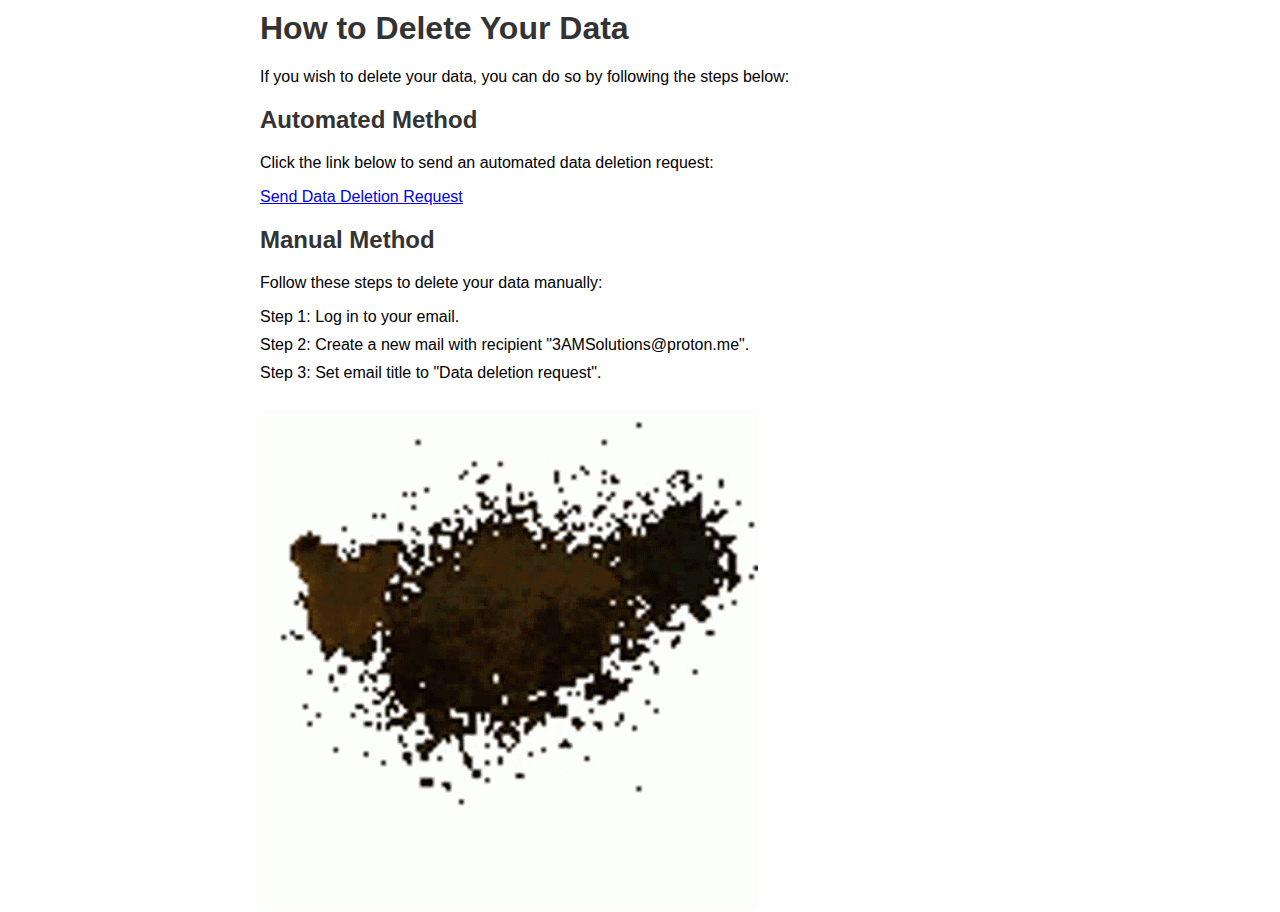
<file: index.html>
<!DOCTYPE html>

<html> <head> <title>How to Delete Your Data</title> 
<style> body { font-family: Arial, sans-serif; display: flex; flex-direction: column; align-items: center; justify-content: center; height: 100vh; margin: 0; padding: 0;       } .container { max-width: 800px; width: 100%; padding: 0 20px; box-sizing: border-box;       } h1, h2 { color: #333;       } ul { margin: 0; padding: 0; list-style-type: none;       } li { margin-bottom: 10px;       } u/media (max-width: 600px) { h1, h2 { font-size: 18px;         } p, li { font-size: 16px;         }       } </style>
</head> <body>
<div class="container">
<h1>How to Delete Your Data</h1>
<p>If you wish to delete your data, you can do so by following the steps below:</p> 
<h2>Automated Method</h2>
<p>Click the link below to send an automated data deletion request:</p>
<p><a href="mailto:3AMSolutions@proton.me?subject=Data%20deletion%20request">Send Data Deletion Request</a></p>
<h2>Manual Method</h2> <p>Follow these steps to delete your data manually:</p> 
<ul> <li>Step 1: Log in to your email.</li>
<li>Step 2: Create a new mail with recipient "3AMSolutions@proton.me".</li> 
<li>Step 3: Set email title to "Data deletion request".</li>
</ul> 
<br>
<img src="https://wasweisi.github.io/cardgazer/img/cry.gif" alt="3AMSolutions UG" />
</div> </body> </html>
</file>
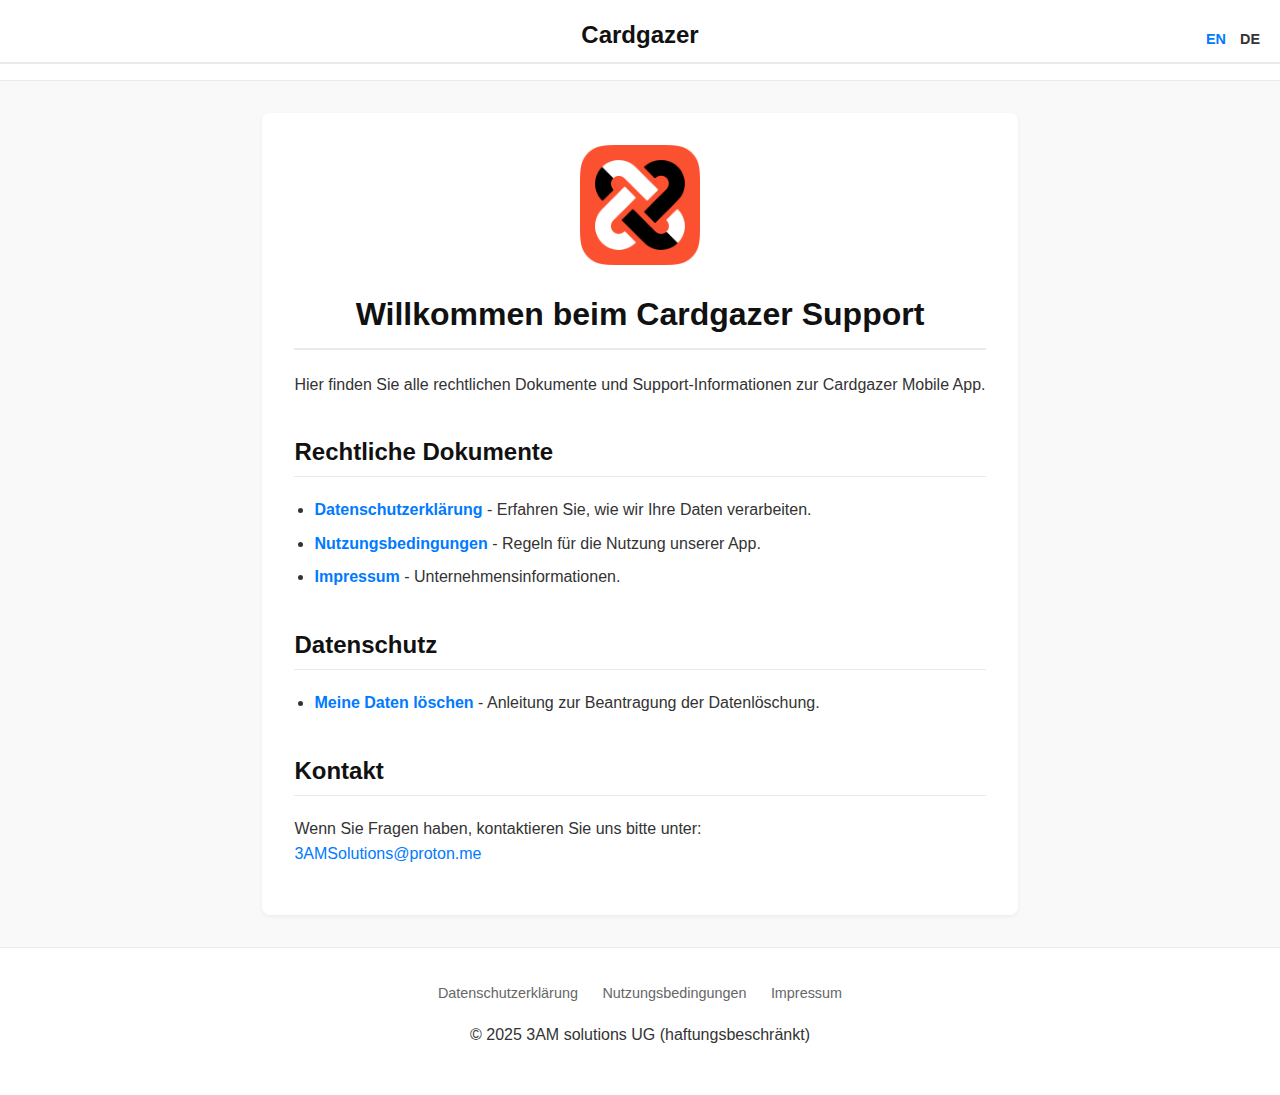
<file: de/index.html>
<!DOCTYPE html>
<html lang="de">
<head>
    <meta charset="UTF-8">
    <meta name="viewport" content="width=device-width, initial-scale=1.0">
    <title>Cardgazer - Rechtliches & Support</title>
    <link rel="stylesheet" href="../styles.css">
    <link rel="icon" type="image/png" href="../img/Icon.png">
</head>
<body>

<header>
    <div class="header-content">
        <h1>Cardgazer</h1>
    </div>
    <div class="language-switcher">
        <a href="../index.html">EN</a>
        <a href="index.html" class="active">DE</a>
    </div>
</header>

<div class="container center-text">
    <img src="../img/Icon.png" alt="Cardgazer Logo" class="logo" style="border-radius: 20%; width: 120px; height: 120px; object-fit: cover;">
    
    <h1>Willkommen beim Cardgazer Support</h1>
    <p>Hier finden Sie alle rechtlichen Dokumente und Support-Informationen zur Cardgazer Mobile App.</p>

    <div style="margin-top: 2rem; text-align: left;">
        <h2>Rechtliche Dokumente</h2>
        <ul>
            <li><a href="datenschutzerklaerung.html"><strong>Datenschutzerklärung</strong></a> - Erfahren Sie, wie wir Ihre Daten verarbeiten.</li>
            <li><a href="nutzungsbedingungen.html"><strong>Nutzungsbedingungen</strong></a> - Regeln für die Nutzung unserer App.</li>
            <li><a href="impressum.html"><strong>Impressum</strong></a> - Unternehmensinformationen.</li>
        </ul>

        <h2>Datenschutz</h2>
        <ul>
            <li><a href="loeschantrag.html"><strong>Meine Daten löschen</strong></a> - Anleitung zur Beantragung der Datenlöschung.</li>
        </ul>

        <h2>Kontakt</h2>
        <p>Wenn Sie Fragen haben, kontaktieren Sie uns bitte unter: <br>
        <a href="mailto:3AMSolutions@proton.me">3AMSolutions@proton.me</a></p>
    </div>
</div>

<footer class="footer">
    <a href="datenschutzerklaerung.html">Datenschutzerklärung</a>
    <a href="nutzungsbedingungen.html">Nutzungsbedingungen</a>
    <a href="impressum.html">Impressum</a>
    <p>&copy; 2025 3AM solutions UG (haftungsbeschränkt)</p>
</footer>

</body>
</html>
</file>
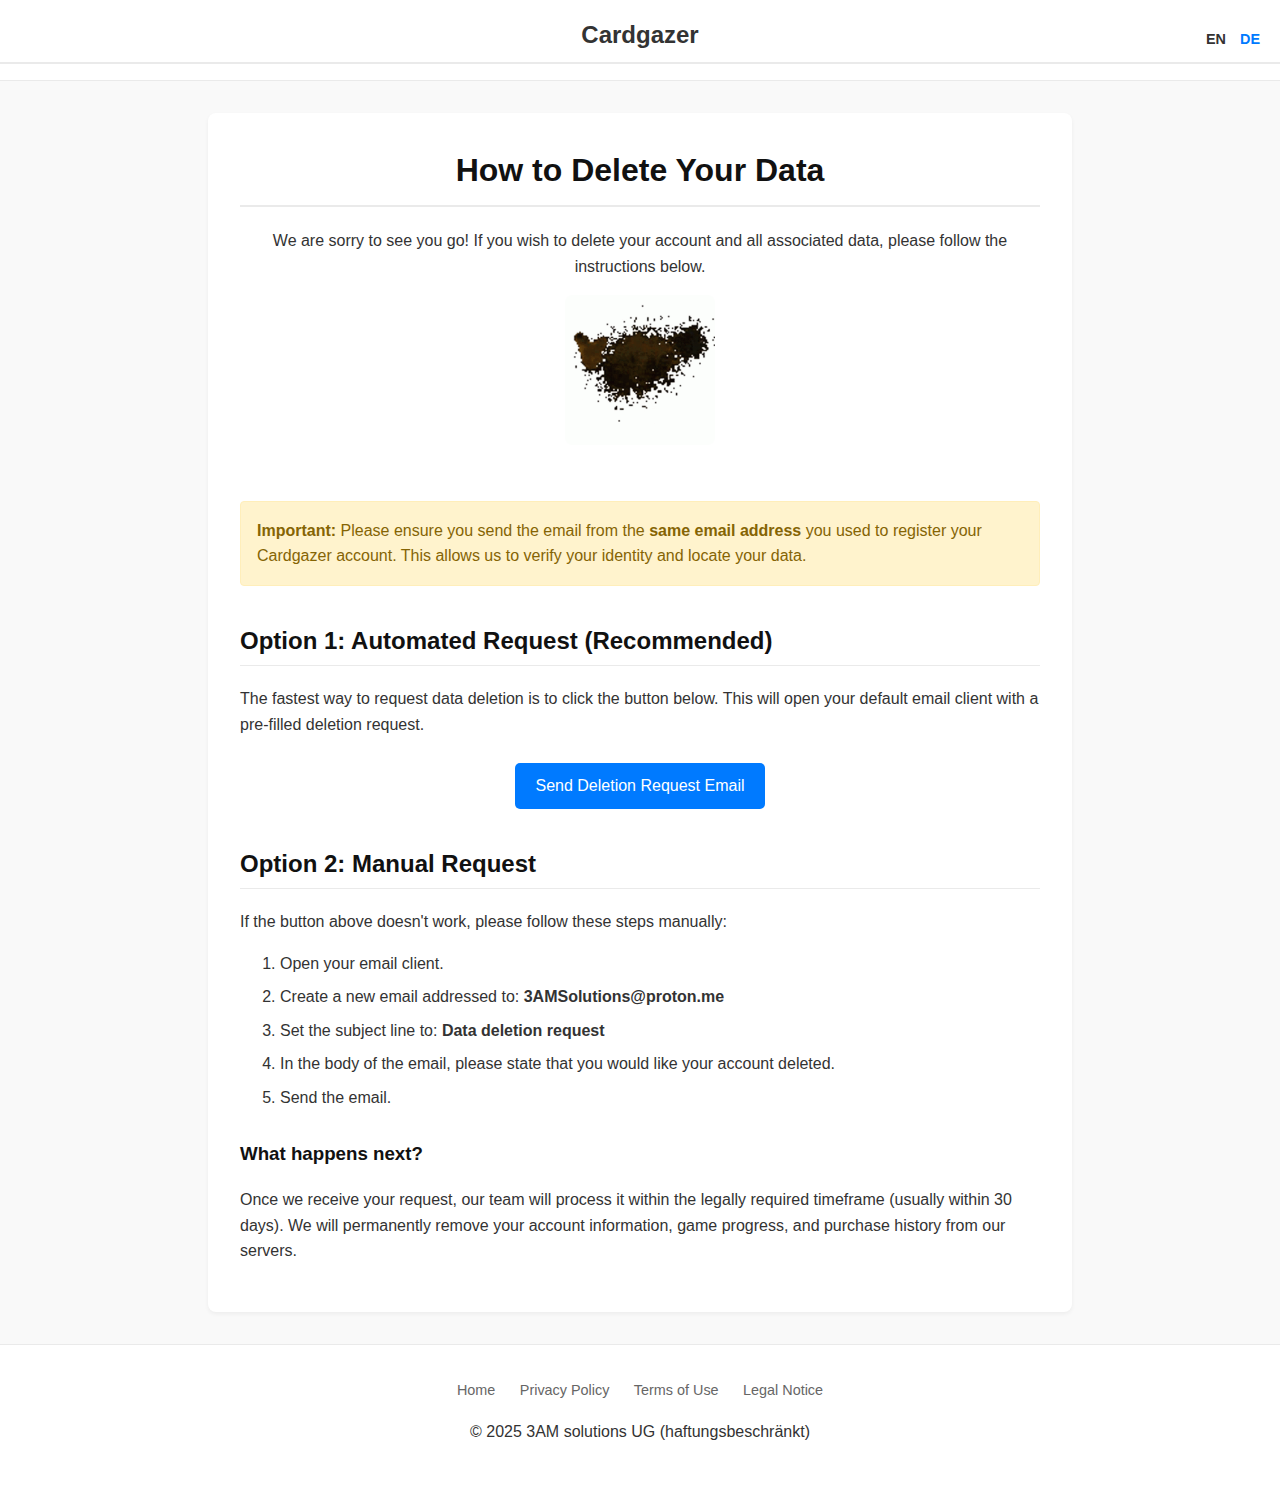
<file: deletion-request.html>
<!DOCTYPE html>
<html lang="en">
<head>
    <meta charset="UTF-8">
    <meta name="viewport" content="width=device-width, initial-scale=1.0">
    <title>Delete Your Data - Cardgazer</title>
    <link rel="stylesheet" href="styles.css">
    <link rel="icon" type="image/png" href="img/Icon.png">
</head>
<body>

<header>
    <div class="header-content">
        <h1><a href="index.html">Cardgazer</a></h1>
    </div>
    <div class="language-switcher">
        <a href="deletion-request.html" class="active">EN</a>
        <a href="de/loeschantrag.html">DE</a>
    </div>
</header>

<div class="container center-text">
    <h1>How to Delete Your Data</h1>
    <p>We are sorry to see you go! If you wish to delete your account and all associated data, please follow the instructions below.</p>
    
    <img src="img/cry.gif" alt="We are sad to see you go" class="logo" style="border-radius: 8px; width: 200px; height: auto;">

    <div style="text-align: left; margin-top: 2rem;">
        <p style="background-color: #fff3cd; color: #856404; padding: 1rem; border-radius: 4px; border: 1px solid #ffeeba;">
            <strong>Important:</strong> Please ensure you send the email from the <strong>same email address</strong> you used to register your Cardgazer account. This allows us to verify your identity and locate your data.
        </p>

        <h2>Option 1: Automated Request (Recommended)</h2>
        <p>The fastest way to request data deletion is to click the button below. This will open your default email client with a pre-filled deletion request.</p>
        <div class="center-text">
            <a href="mailto:3AMSolutions@proton.me?subject=Data%20deletion%20request&body=Hello%20Cardgazer%20Team%2C%0D%0A%0D%0APlease%20delete%20my%20account%20and%20all%20associated%20data.%0D%0A%0D%0AThank%20you." class="button">Send Deletion Request Email</a>
        </div>

        <h2>Option 2: Manual Request</h2>
        <p>If the button above doesn't work, please follow these steps manually:</p>
        <ol>
            <li>Open your email client.</li>
            <li>Create a new email addressed to: <strong>3AMSolutions@proton.me</strong></li>
            <li>Set the subject line to: <strong>Data deletion request</strong></li>
            <li>In the body of the email, please state that you would like your account deleted.</li>
            <li>Send the email.</li>
        </ol>

        <h3>What happens next?</h3>
        <p>Once we receive your request, our team will process it within the legally required timeframe (usually within 30 days). We will permanently remove your account information, game progress, and purchase history from our servers.</p>
    </div>
</div>

<footer class="footer">
    <a href="index.html">Home</a>
    <a href="privacy-policy.html">Privacy Policy</a>
    <a href="terms-of-use.html">Terms of Use</a>
    <a href="legal-notice.html">Legal Notice</a>
    <p>&copy; 2025 3AM solutions UG (haftungsbeschränkt)</p>
</footer>

</body>
</html>
</file>
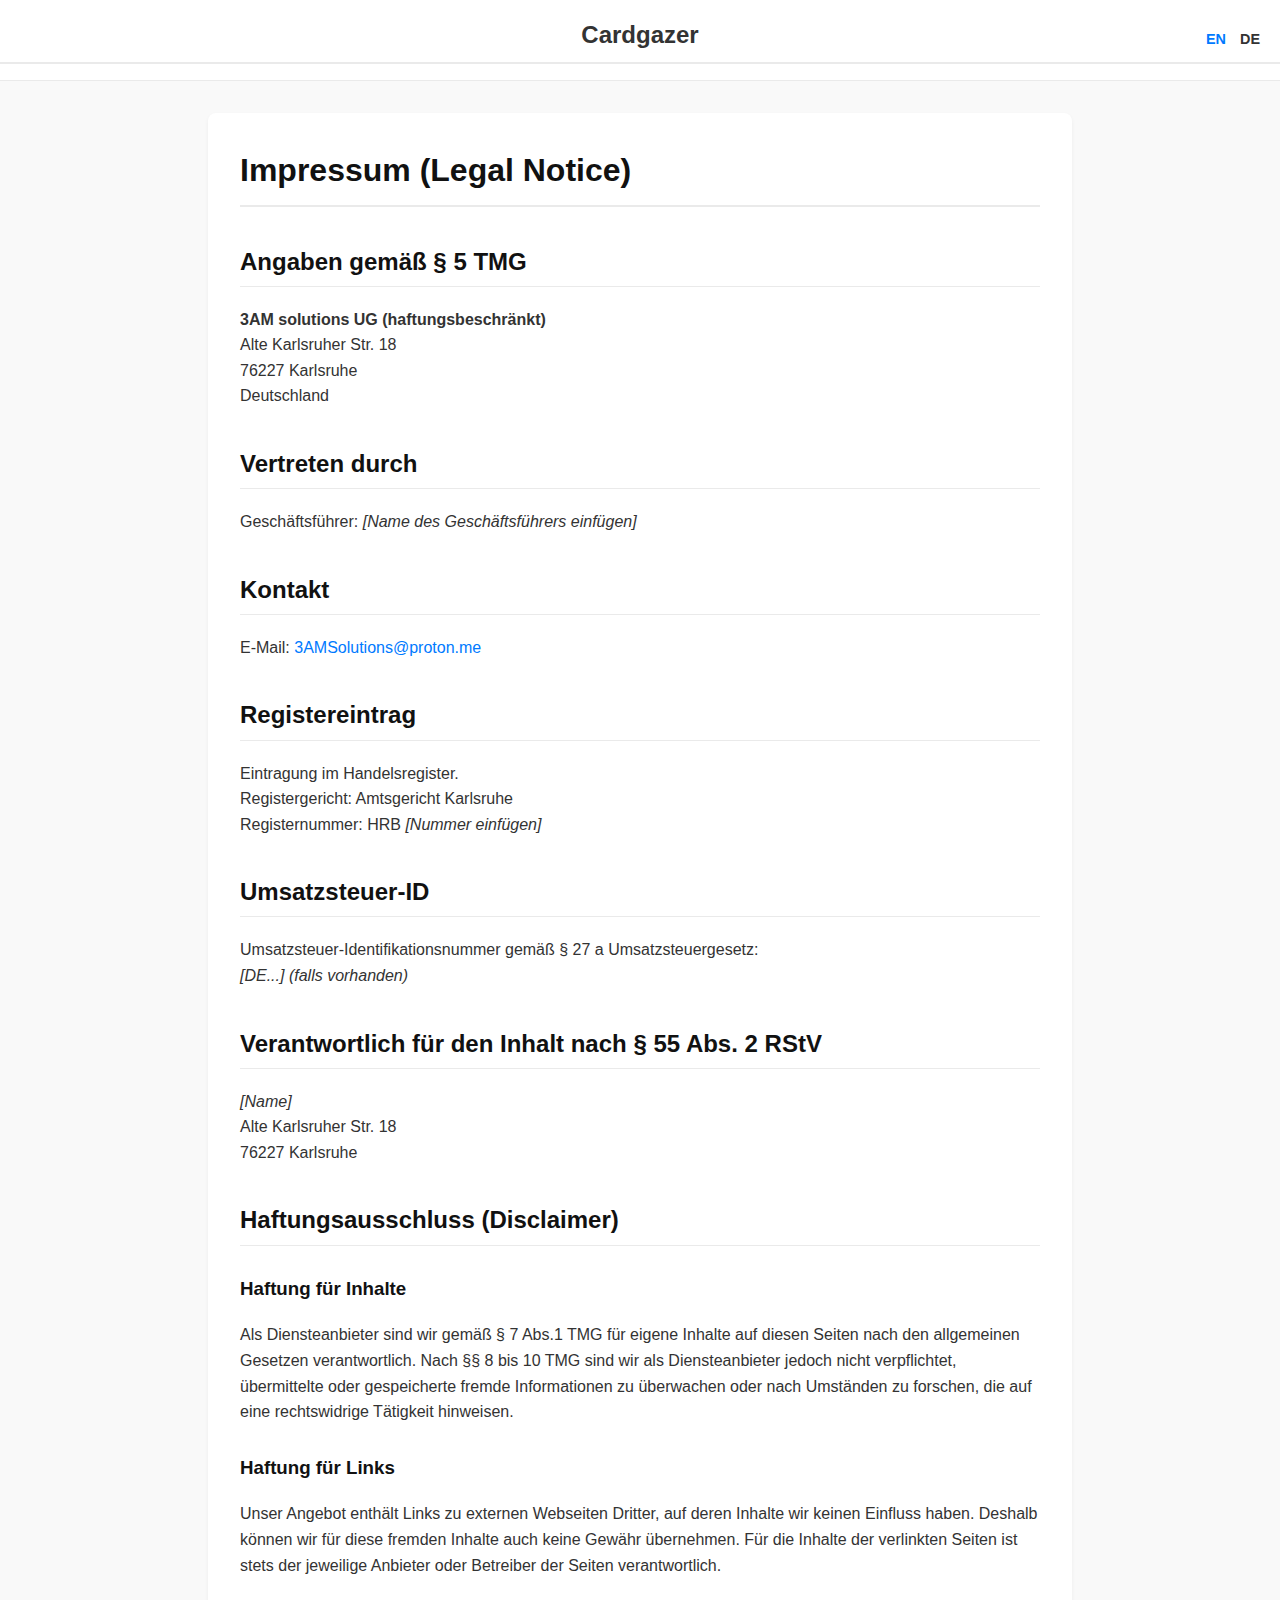
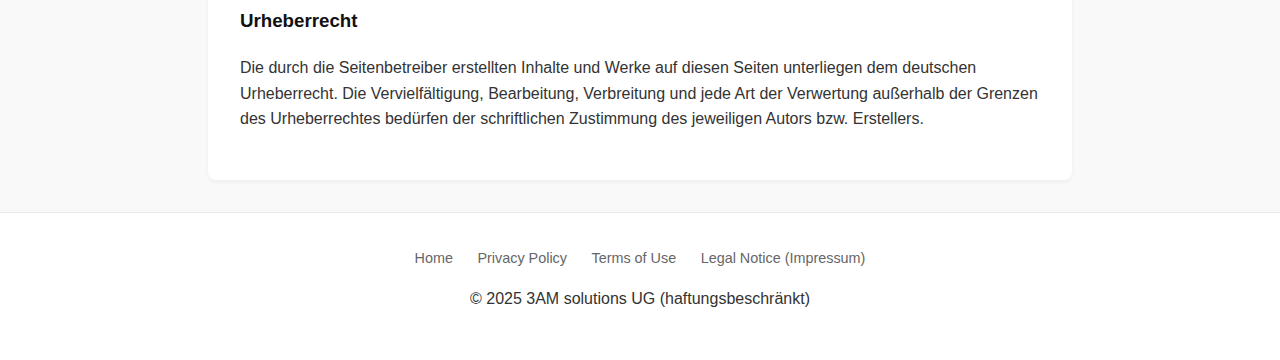
<file: impressum.html>
<!DOCTYPE html>
<html lang="de">
<head>
    <meta charset="UTF-8">
    <meta name="viewport" content="width=device-width, initial-scale=1.0">
    <title>Impressum (Legal Notice) - Cardgazer</title>
    <link rel="stylesheet" href="styles.css">
</head>
<body>

<header>
    <div class="header-content">
        <h1><a href="index.html">Cardgazer</a></h1>
    </div>
    <div class="language-switcher">
        <a href="legal-notice.html">EN</a>
        <a href="impressum.html" class="active">DE</a>
    </div>
</header>

<div class="container">
    <h1>Impressum (Legal Notice)</h1>
    
    <h2>Angaben gemäß § 5 TMG</h2>
    <p>
        <strong>3AM solutions UG (haftungsbeschränkt)</strong><br>
        Alte Karlsruher Str. 18<br>
        76227 Karlsruhe<br>
        Deutschland
    </p>

    <h2>Vertreten durch</h2>
    <p>Geschäftsführer: <em>[Name des Geschäftsführers einfügen]</em></p>

    <h2>Kontakt</h2>
    <p>
        E-Mail: <a href="mailto:3AMSolutions@proton.me">3AMSolutions@proton.me</a>
    </p>

    <h2>Registereintrag</h2>
    <p>
        Eintragung im Handelsregister.<br>
        Registergericht: Amtsgericht Karlsruhe<br>
        Registernummer: HRB <em>[Nummer einfügen]</em>
    </p>

    <h2>Umsatzsteuer-ID</h2>
    <p>
        Umsatzsteuer-Identifikationsnummer gemäß § 27 a Umsatzsteuergesetz:<br>
        <em>[DE...] (falls vorhanden)</em>
    </p>

    <h2>Verantwortlich für den Inhalt nach § 55 Abs. 2 RStV</h2>
    <p>
        <em>[Name]</em><br>
        Alte Karlsruher Str. 18<br>
        76227 Karlsruhe
    </p>

    <h2>Haftungsausschluss (Disclaimer)</h2>

    <h3>Haftung für Inhalte</h3>
    <p>Als Diensteanbieter sind wir gemäß § 7 Abs.1 TMG für eigene Inhalte auf diesen Seiten nach den allgemeinen Gesetzen verantwortlich. Nach §§ 8 bis 10 TMG sind wir als Diensteanbieter jedoch nicht verpflichtet, übermittelte oder gespeicherte fremde Informationen zu überwachen oder nach Umständen zu forschen, die auf eine rechtswidrige Tätigkeit hinweisen.</p>

    <h3>Haftung für Links</h3>
    <p>Unser Angebot enthält Links zu externen Webseiten Dritter, auf deren Inhalte wir keinen Einfluss haben. Deshalb können wir für diese fremden Inhalte auch keine Gewähr übernehmen. Für die Inhalte der verlinkten Seiten ist stets der jeweilige Anbieter oder Betreiber der Seiten verantwortlich.</p>

    <h3>Urheberrecht</h3>
    <p>Die durch die Seitenbetreiber erstellten Inhalte und Werke auf diesen Seiten unterliegen dem deutschen Urheberrecht. Die Vervielfältigung, Bearbeitung, Verbreitung und jede Art der Verwertung außerhalb der Grenzen des Urheberrechtes bedürfen der schriftlichen Zustimmung des jeweiligen Autors bzw. Erstellers.</p>

</div>

<footer class="footer">
    <a href="index.html">Home</a>
    <a href="privacy-policy.html">Privacy Policy</a>
    <a href="terms-of-use.html">Terms of Use</a>
    <a href="impressum.html">Legal Notice (Impressum)</a>
    <p>&copy; 2025 3AM solutions UG (haftungsbeschränkt)</p>
</footer>

</body>
</html>
</file>
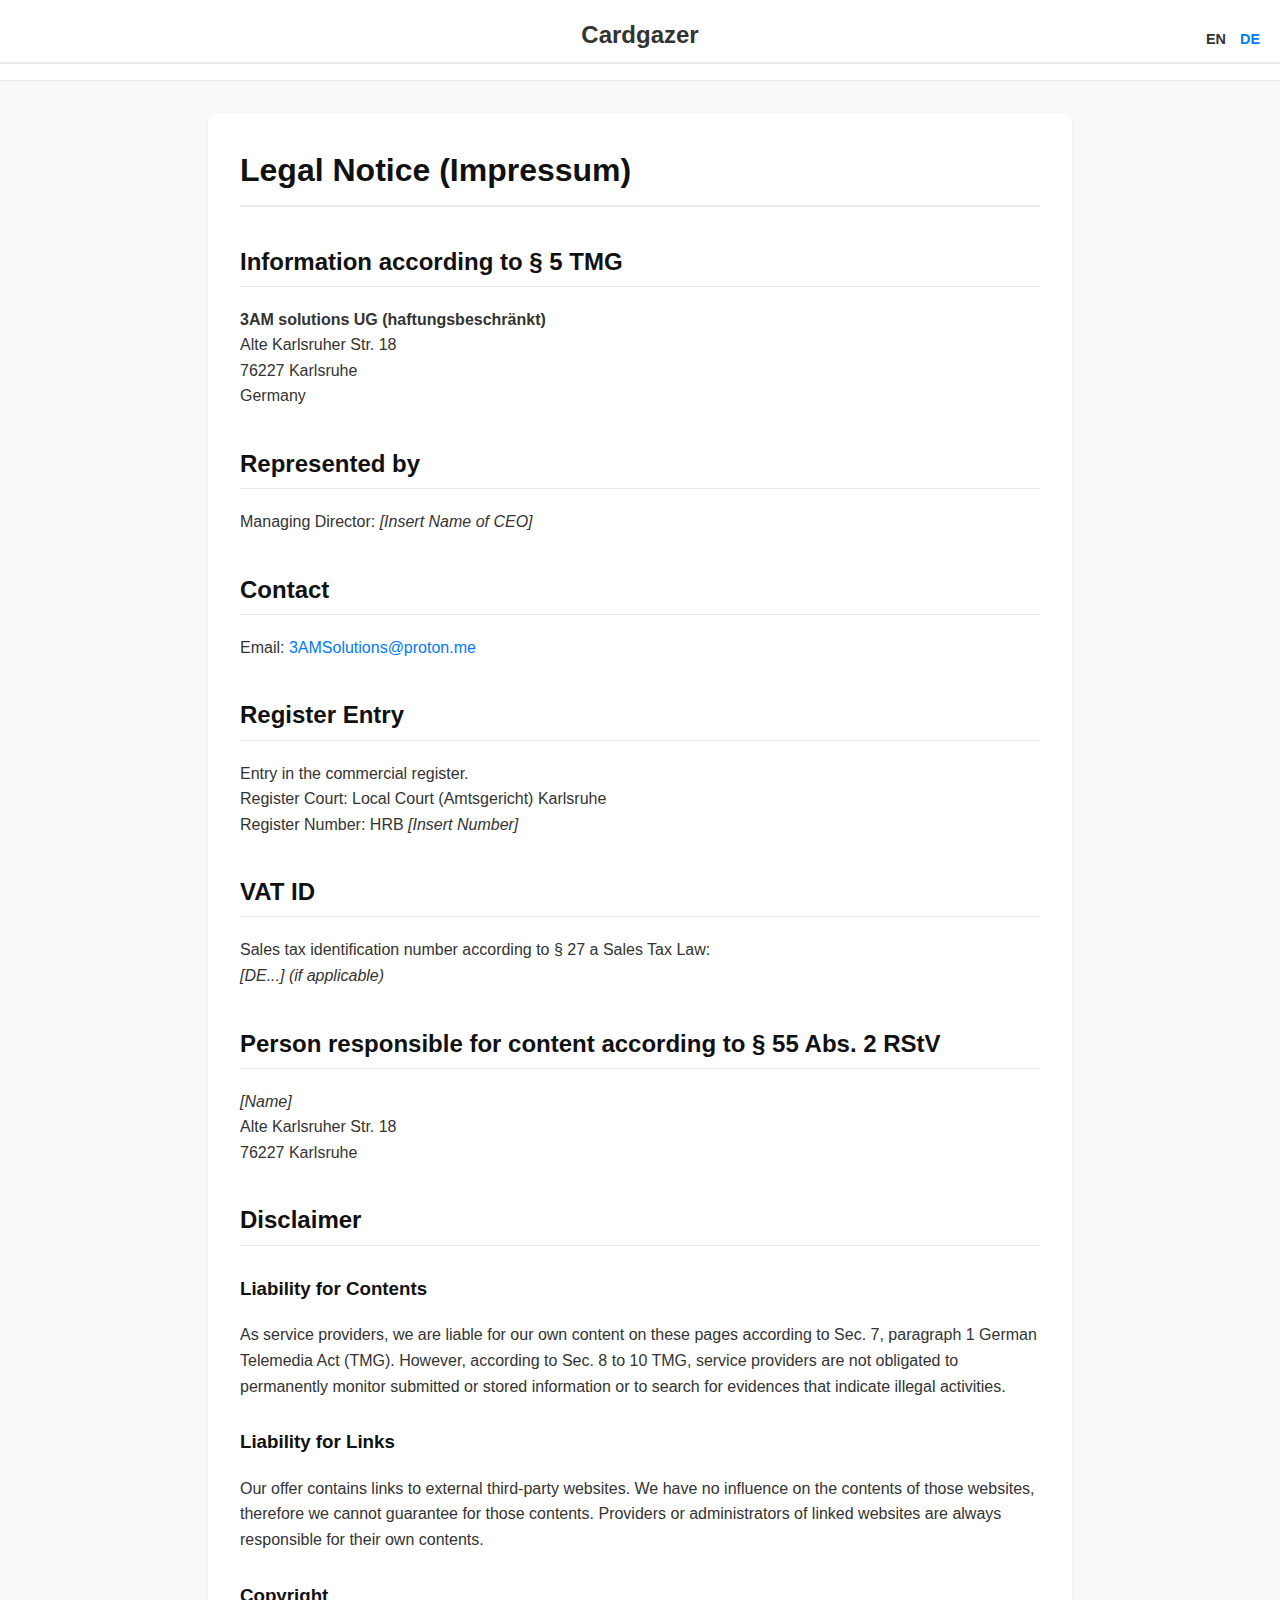
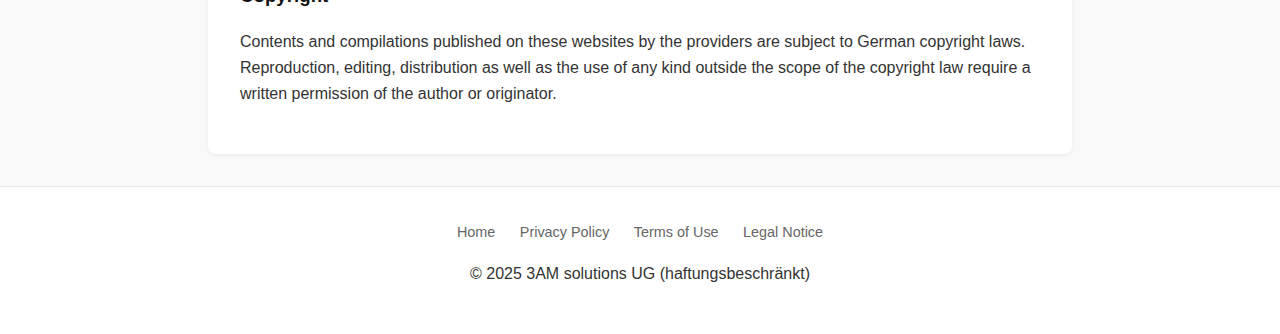
<file: legal-notice.html>
<!DOCTYPE html>
<html lang="en">
<head>
    <meta charset="UTF-8">
    <meta name="viewport" content="width=device-width, initial-scale=1.0">
    <title>Legal Notice (Impressum) - Cardgazer</title>
    <link rel="stylesheet" href="styles.css">
    <link rel="icon" type="image/png" href="img/Icon.png">
</head>
<body>

<header>
    <div class="header-content">
        <h1><a href="index.html">Cardgazer</a></h1>
    </div>
    <div class="language-switcher">
        <a href="legal-notice.html" class="active">EN</a>
        <a href="de/impressum.html">DE</a>
    </div>
</header>

<div class="container">
    <h1>Legal Notice (Impressum)</h1>
    
    <h2>Information according to § 5 TMG</h2>
    <p>
        <strong>3AM solutions UG (haftungsbeschränkt)</strong><br>
        Alte Karlsruher Str. 18<br>
        76227 Karlsruhe<br>
        Germany
    </p>

    <h2>Represented by</h2>
    <p>Managing Director: <em>[Insert Name of CEO]</em></p>

    <h2>Contact</h2>
    <p>
        Email: <a href="mailto:3AMSolutions@proton.me">3AMSolutions@proton.me</a>
    </p>

    <h2>Register Entry</h2>
    <p>
        Entry in the commercial register.<br>
        Register Court: Local Court (Amtsgericht) Karlsruhe<br>
        Register Number: HRB <em>[Insert Number]</em>
    </p>

    <h2>VAT ID</h2>
    <p>
        Sales tax identification number according to § 27 a Sales Tax Law:<br>
        <em>[DE...] (if applicable)</em>
    </p>

    <h2>Person responsible for content according to § 55 Abs. 2 RStV</h2>
    <p>
        <em>[Name]</em><br>
        Alte Karlsruher Str. 18<br>
        76227 Karlsruhe
    </p>

    <h2>Disclaimer</h2>

    <h3>Liability for Contents</h3>
    <p>As service providers, we are liable for our own content on these pages according to Sec. 7, paragraph 1 German Telemedia Act (TMG). However, according to Sec. 8 to 10 TMG, service providers are not obligated to permanently monitor submitted or stored information or to search for evidences that indicate illegal activities.</p>

    <h3>Liability for Links</h3>
    <p>Our offer contains links to external third-party websites. We have no influence on the contents of those websites, therefore we cannot guarantee for those contents. Providers or administrators of linked websites are always responsible for their own contents.</p>

    <h3>Copyright</h3>
    <p>Contents and compilations published on these websites by the providers are subject to German copyright laws. Reproduction, editing, distribution as well as the use of any kind outside the scope of the copyright law require a written permission of the author or originator.</p>

</div>

<footer class="footer">
    <a href="index.html">Home</a>
    <a href="privacy-policy.html">Privacy Policy</a>
    <a href="terms-of-use.html">Terms of Use</a>
    <a href="legal-notice.html">Legal Notice</a>
    <p>&copy; 2025 3AM solutions UG (haftungsbeschränkt)</p>
</footer>

</body>
</html>
</file>
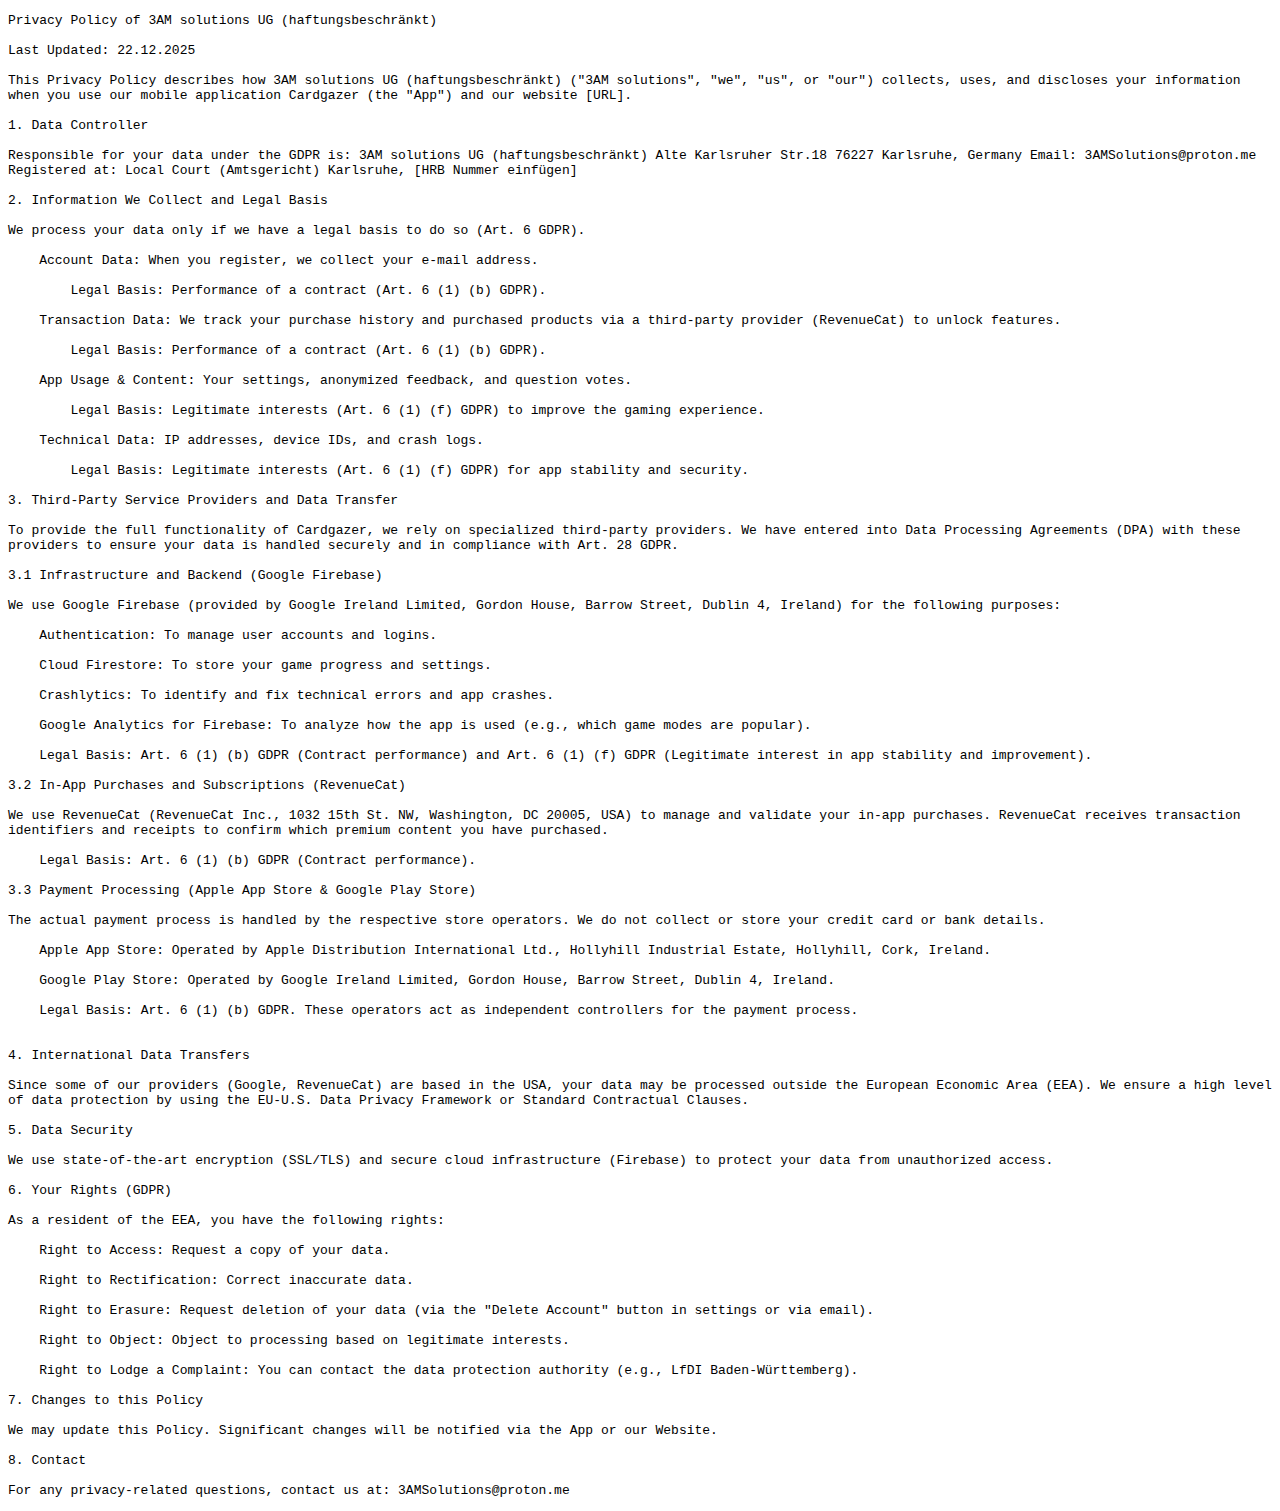
<file: pp.html>
<!DOCTYPE html><html><head><meta charset='UTF-8'></head><body><pre style='white-space: pre-wrap;'>
Privacy Policy of 3AM solutions UG (haftungsbeschränkt)

Last Updated: 22.12.2025

This Privacy Policy describes how 3AM solutions UG (haftungsbeschränkt) ("3AM solutions", "we", "us", or "our") collects, uses, and discloses your information when you use our mobile application Cardgazer (the "App") and our website [URL].

1. Data Controller

Responsible for your data under the GDPR is: 3AM solutions UG (haftungsbeschränkt) Alte Karlsruher Str.18 76227 Karlsruhe, Germany Email: 3AMSolutions@proton.me Registered at: Local Court (Amtsgericht) Karlsruhe, [HRB Nummer einfügen]

2. Information We Collect and Legal Basis

We process your data only if we have a legal basis to do so (Art. 6 GDPR).

    Account Data: When you register, we collect your e-mail address.

        Legal Basis: Performance of a contract (Art. 6 (1) (b) GDPR).

    Transaction Data: We track your purchase history and purchased products via a third-party provider (RevenueCat) to unlock features.

        Legal Basis: Performance of a contract (Art. 6 (1) (b) GDPR).

    App Usage & Content: Your settings, anonymized feedback, and question votes.

        Legal Basis: Legitimate interests (Art. 6 (1) (f) GDPR) to improve the gaming experience.

    Technical Data: IP addresses, device IDs, and crash logs.

        Legal Basis: Legitimate interests (Art. 6 (1) (f) GDPR) for app stability and security.

3. Third-Party Service Providers and Data Transfer

To provide the full functionality of Cardgazer, we rely on specialized third-party providers. We have entered into Data Processing Agreements (DPA) with these providers to ensure your data is handled securely and in compliance with Art. 28 GDPR.

3.1 Infrastructure and Backend (Google Firebase)

We use Google Firebase (provided by Google Ireland Limited, Gordon House, Barrow Street, Dublin 4, Ireland) for the following purposes:

    Authentication: To manage user accounts and logins.

    Cloud Firestore: To store your game progress and settings.

    Crashlytics: To identify and fix technical errors and app crashes.

    Google Analytics for Firebase: To analyze how the app is used (e.g., which game modes are popular).

    Legal Basis: Art. 6 (1) (b) GDPR (Contract performance) and Art. 6 (1) (f) GDPR (Legitimate interest in app stability and improvement).

3.2 In-App Purchases and Subscriptions (RevenueCat)

We use RevenueCat (RevenueCat Inc., 1032 15th St. NW, Washington, DC 20005, USA) to manage and validate your in-app purchases. RevenueCat receives transaction identifiers and receipts to confirm which premium content you have purchased.

    Legal Basis: Art. 6 (1) (b) GDPR (Contract performance).

3.3 Payment Processing (Apple App Store & Google Play Store)

The actual payment process is handled by the respective store operators. We do not collect or store your credit card or bank details.

    Apple App Store: Operated by Apple Distribution International Ltd., Hollyhill Industrial Estate, Hollyhill, Cork, Ireland.

    Google Play Store: Operated by Google Ireland Limited, Gordon House, Barrow Street, Dublin 4, Ireland.

    Legal Basis: Art. 6 (1) (b) GDPR. These operators act as independent controllers for the payment process.


4. International Data Transfers

Since some of our providers (Google, RevenueCat) are based in the USA, your data may be processed outside the European Economic Area (EEA). We ensure a high level of data protection by using the EU-U.S. Data Privacy Framework or Standard Contractual Clauses.

5. Data Security

We use state-of-the-art encryption (SSL/TLS) and secure cloud infrastructure (Firebase) to protect your data from unauthorized access.

6. Your Rights (GDPR)

As a resident of the EEA, you have the following rights:

    Right to Access: Request a copy of your data.

    Right to Rectification: Correct inaccurate data.

    Right to Erasure: Request deletion of your data (via the "Delete Account" button in settings or via email).

    Right to Object: Object to processing based on legitimate interests.

    Right to Lodge a Complaint: You can contact the data protection authority (e.g., LfDI Baden-Württemberg).

7. Changes to this Policy

We may update this Policy. Significant changes will be notified via the App or our Website.

8. Contact

For any privacy-related questions, contact us at: 3AMSolutions@proton.me</pre></body></html>
</file>
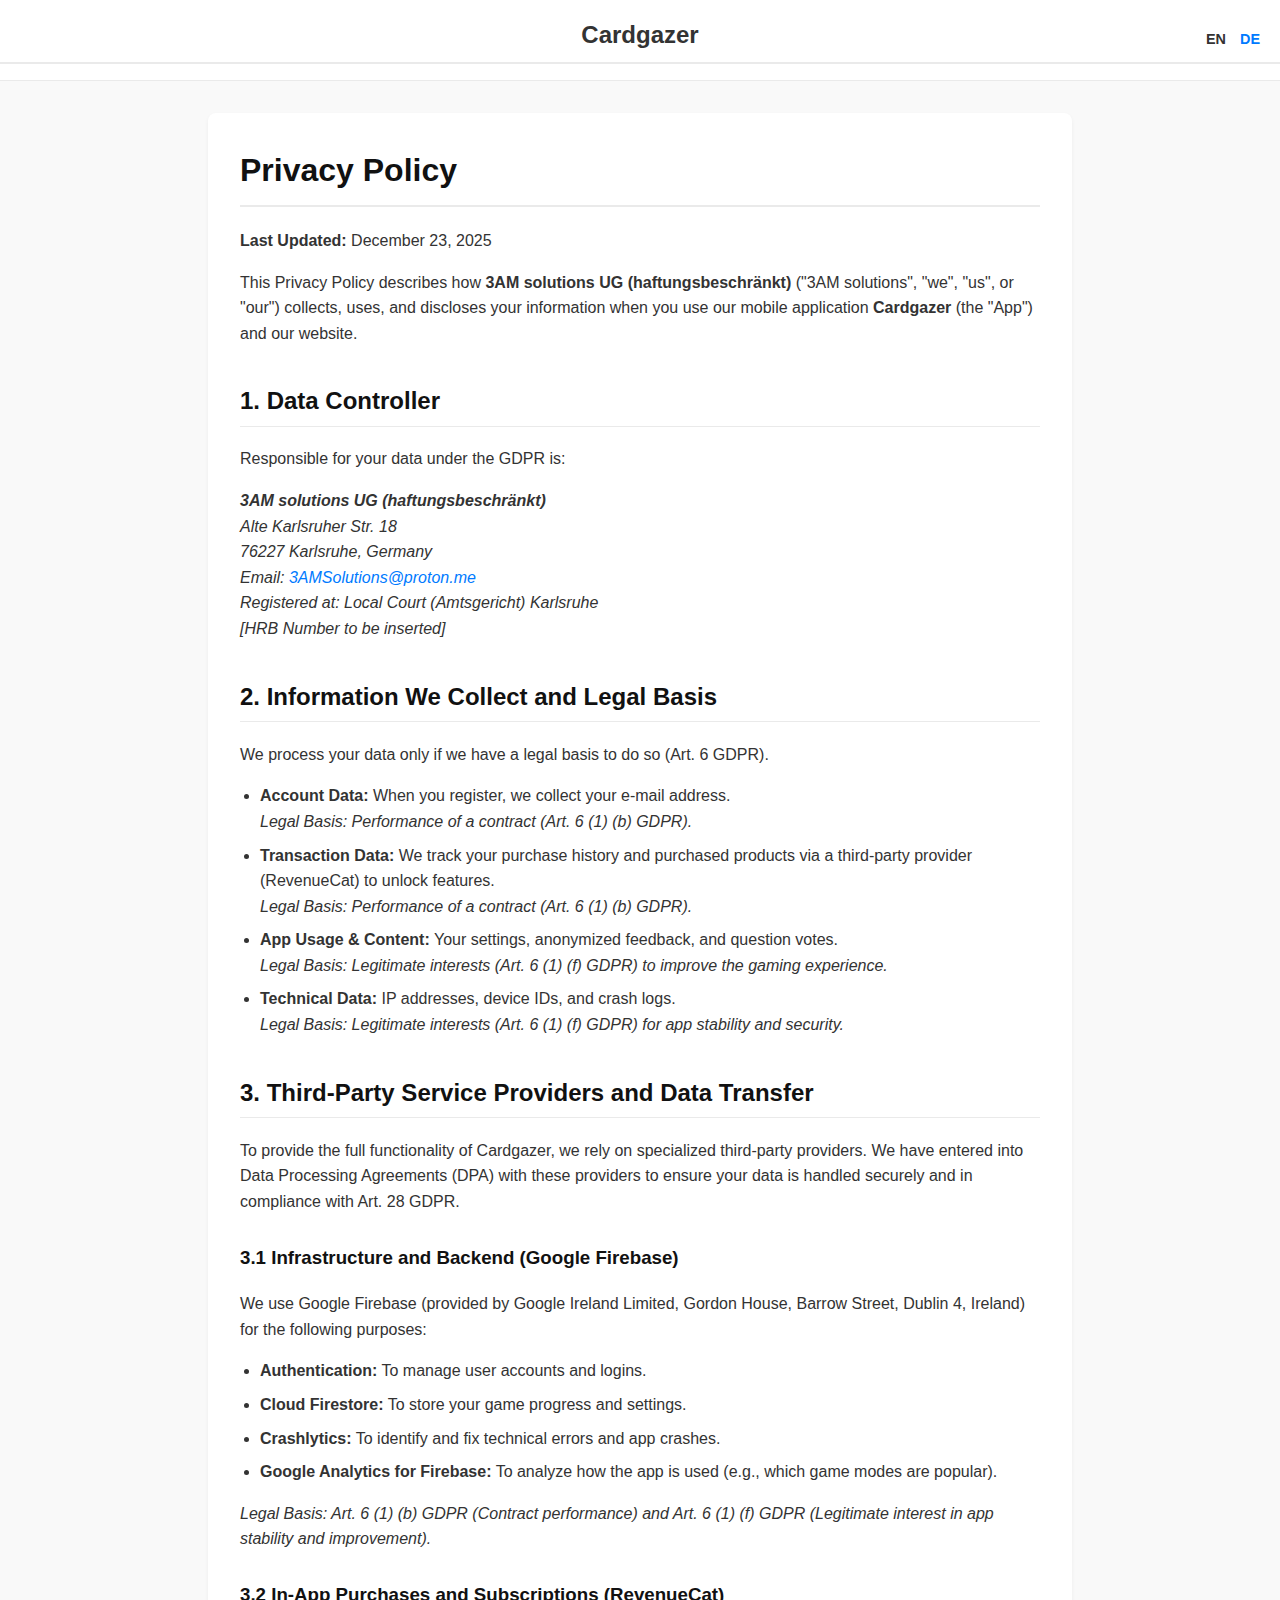
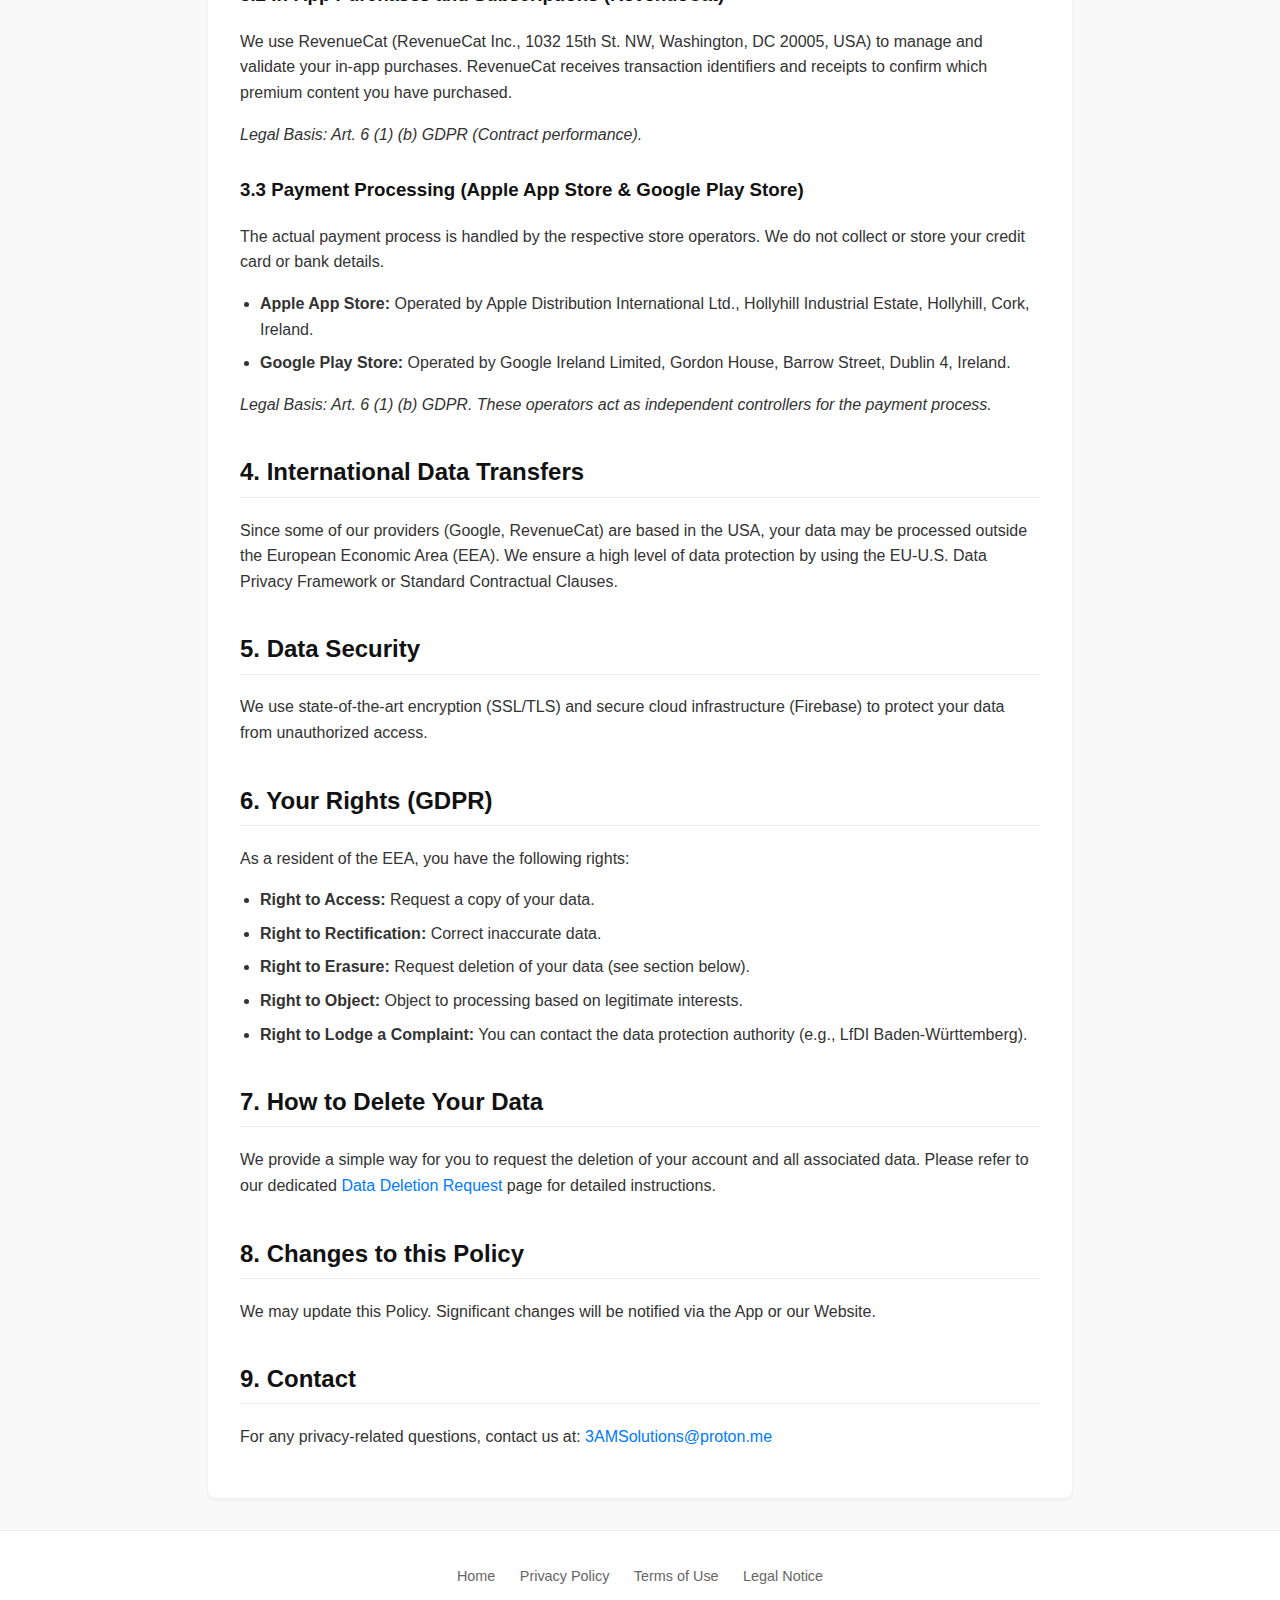
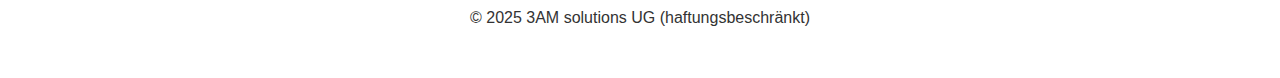
<file: privacy-policy.html>
<!DOCTYPE html>
<html lang="en">
<head>
    <meta charset="UTF-8">
    <meta name="viewport" content="width=device-width, initial-scale=1.0">
    <title>Privacy Policy - Cardgazer</title>
    <link rel="stylesheet" href="styles.css">
    <link rel="icon" type="image/png" href="img/Icon.png">
</head>
<body>

<header>
    <div class="header-content">
        <h1><a href="index.html">Cardgazer</a></h1>
    </div>
    <div class="language-switcher">
        <a href="privacy-policy.html" class="active">EN</a>
        <a href="de/datenschutzerklaerung.html">DE</a>
    </div>
</header>

<div class="container">
    <h1>Privacy Policy</h1>
    <p><strong>Last Updated:</strong> December 23, 2025</p>

    <p>This Privacy Policy describes how <strong>3AM solutions UG (haftungsbeschränkt)</strong> ("3AM solutions", "we", "us", or "our") collects, uses, and discloses your information when you use our mobile application <strong>Cardgazer</strong> (the "App") and our website.</p>

    <h2>1. Data Controller</h2>
    <p>Responsible for your data under the GDPR is:</p>
    <address>
        <strong>3AM solutions UG (haftungsbeschränkt)</strong><br>
        Alte Karlsruher Str. 18<br>
        76227 Karlsruhe, Germany<br>
        Email: <a href="mailto:3AMSolutions@proton.me">3AMSolutions@proton.me</a><br>
        Registered at: Local Court (Amtsgericht) Karlsruhe<br>
        <em>[HRB Number to be inserted]</em>
    </address>

    <h2>2. Information We Collect and Legal Basis</h2>
    <p>We process your data only if we have a legal basis to do so (Art. 6 GDPR).</p>
    <ul>
        <li><strong>Account Data:</strong> When you register, we collect your e-mail address.
            <br><em>Legal Basis: Performance of a contract (Art. 6 (1) (b) GDPR).</em>
        </li>
        <li><strong>Transaction Data:</strong> We track your purchase history and purchased products via a third-party provider (RevenueCat) to unlock features.
            <br><em>Legal Basis: Performance of a contract (Art. 6 (1) (b) GDPR).</em>
        </li>
        <li><strong>App Usage & Content:</strong> Your settings, anonymized feedback, and question votes.
            <br><em>Legal Basis: Legitimate interests (Art. 6 (1) (f) GDPR) to improve the gaming experience.</em>
        </li>
        <li><strong>Technical Data:</strong> IP addresses, device IDs, and crash logs.
            <br><em>Legal Basis: Legitimate interests (Art. 6 (1) (f) GDPR) for app stability and security.</em>
        </li>
    </ul>

    <h2>3. Third-Party Service Providers and Data Transfer</h2>
    <p>To provide the full functionality of Cardgazer, we rely on specialized third-party providers. We have entered into Data Processing Agreements (DPA) with these providers to ensure your data is handled securely and in compliance with Art. 28 GDPR.</p>

    <h3>3.1 Infrastructure and Backend (Google Firebase)</h3>
    <p>We use Google Firebase (provided by Google Ireland Limited, Gordon House, Barrow Street, Dublin 4, Ireland) for the following purposes:</p>
    <ul>
        <li><strong>Authentication:</strong> To manage user accounts and logins.</li>
        <li><strong>Cloud Firestore:</strong> To store your game progress and settings.</li>
        <li><strong>Crashlytics:</strong> To identify and fix technical errors and app crashes.</li>
        <li><strong>Google Analytics for Firebase:</strong> To analyze how the app is used (e.g., which game modes are popular).</li>
    </ul>
    <p><em>Legal Basis: Art. 6 (1) (b) GDPR (Contract performance) and Art. 6 (1) (f) GDPR (Legitimate interest in app stability and improvement).</em></p>

    <h3>3.2 In-App Purchases and Subscriptions (RevenueCat)</h3>
    <p>We use RevenueCat (RevenueCat Inc., 1032 15th St. NW, Washington, DC 20005, USA) to manage and validate your in-app purchases. RevenueCat receives transaction identifiers and receipts to confirm which premium content you have purchased.</p>
    <p><em>Legal Basis: Art. 6 (1) (b) GDPR (Contract performance).</em></p>

    <h3>3.3 Payment Processing (Apple App Store & Google Play Store)</h3>
    <p>The actual payment process is handled by the respective store operators. We do not collect or store your credit card or bank details.</p>
    <ul>
        <li><strong>Apple App Store:</strong> Operated by Apple Distribution International Ltd., Hollyhill Industrial Estate, Hollyhill, Cork, Ireland.</li>
        <li><strong>Google Play Store:</strong> Operated by Google Ireland Limited, Gordon House, Barrow Street, Dublin 4, Ireland.</li>
    </ul>
    <p><em>Legal Basis: Art. 6 (1) (b) GDPR. These operators act as independent controllers for the payment process.</em></p>

    <h2>4. International Data Transfers</h2>
    <p>Since some of our providers (Google, RevenueCat) are based in the USA, your data may be processed outside the European Economic Area (EEA). We ensure a high level of data protection by using the EU-U.S. Data Privacy Framework or Standard Contractual Clauses.</p>

    <h2>5. Data Security</h2>
    <p>We use state-of-the-art encryption (SSL/TLS) and secure cloud infrastructure (Firebase) to protect your data from unauthorized access.</p>

    <h2>6. Your Rights (GDPR)</h2>
    <p>As a resident of the EEA, you have the following rights:</p>
    <ul>
        <li><strong>Right to Access:</strong> Request a copy of your data.</li>
        <li><strong>Right to Rectification:</strong> Correct inaccurate data.</li>
        <li><strong>Right to Erasure:</strong> Request deletion of your data (see section below).</li>
        <li><strong>Right to Object:</strong> Object to processing based on legitimate interests.</li>
        <li><strong>Right to Lodge a Complaint:</strong> You can contact the data protection authority (e.g., LfDI Baden-Württemberg).</li>
    </ul>

    <h2 id="deletion">7. How to Delete Your Data</h2>
    <p>We provide a simple way for you to request the deletion of your account and all associated data. Please refer to our dedicated <a href="deletion-request.html">Data Deletion Request</a> page for detailed instructions.</p>

    <h2>8. Changes to this Policy</h2>
    <p>We may update this Policy. Significant changes will be notified via the App or our Website.</p>

    <h2>9. Contact</h2>
    <p>For any privacy-related questions, contact us at: <a href="mailto:3AMSolutions@proton.me">3AMSolutions@proton.me</a></p>

</div>

<footer class="footer">
    <a href="index.html">Home</a>
    <a href="privacy-policy.html">Privacy Policy</a>
    <a href="terms-of-use.html">Terms of Use</a>
    <a href="legal-notice.html">Legal Notice</a>
    <p>&copy; 2025 3AM solutions UG (haftungsbeschränkt)</p>
</footer>

</body>
</html>
</file>
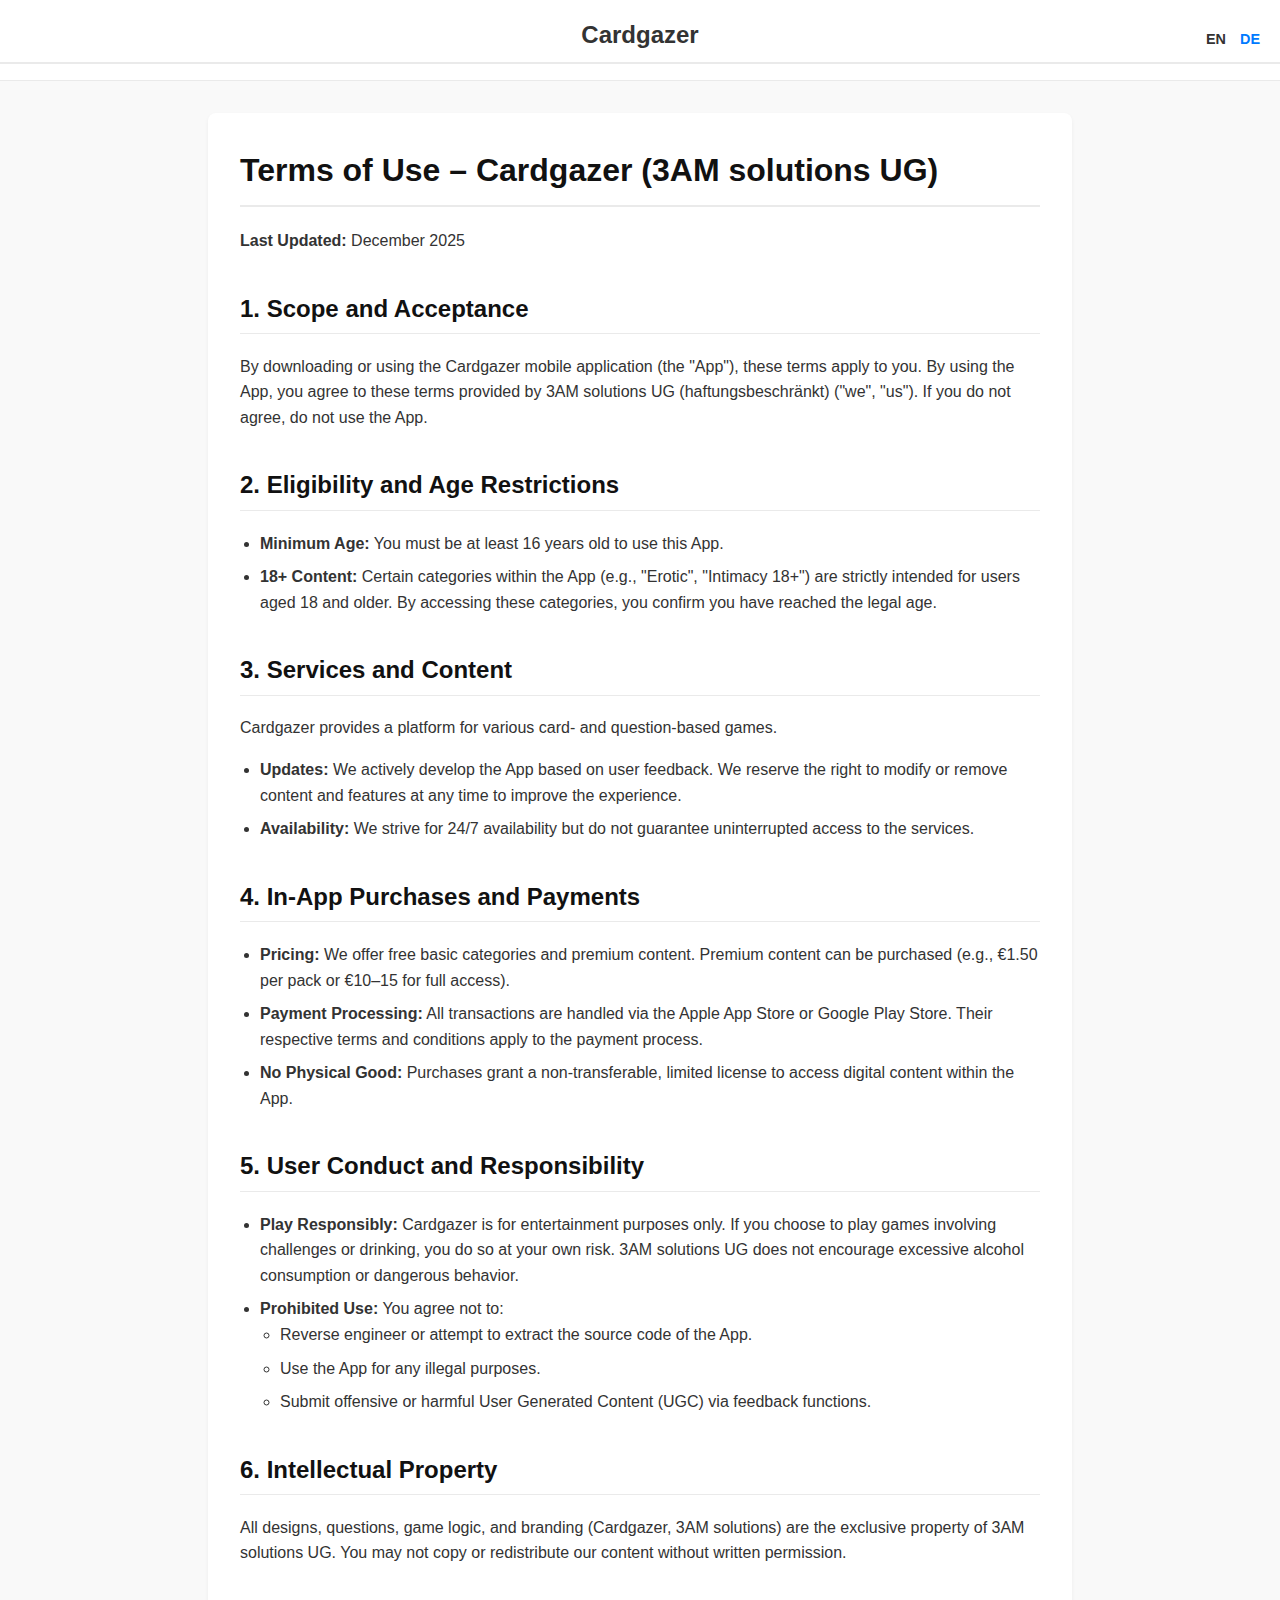
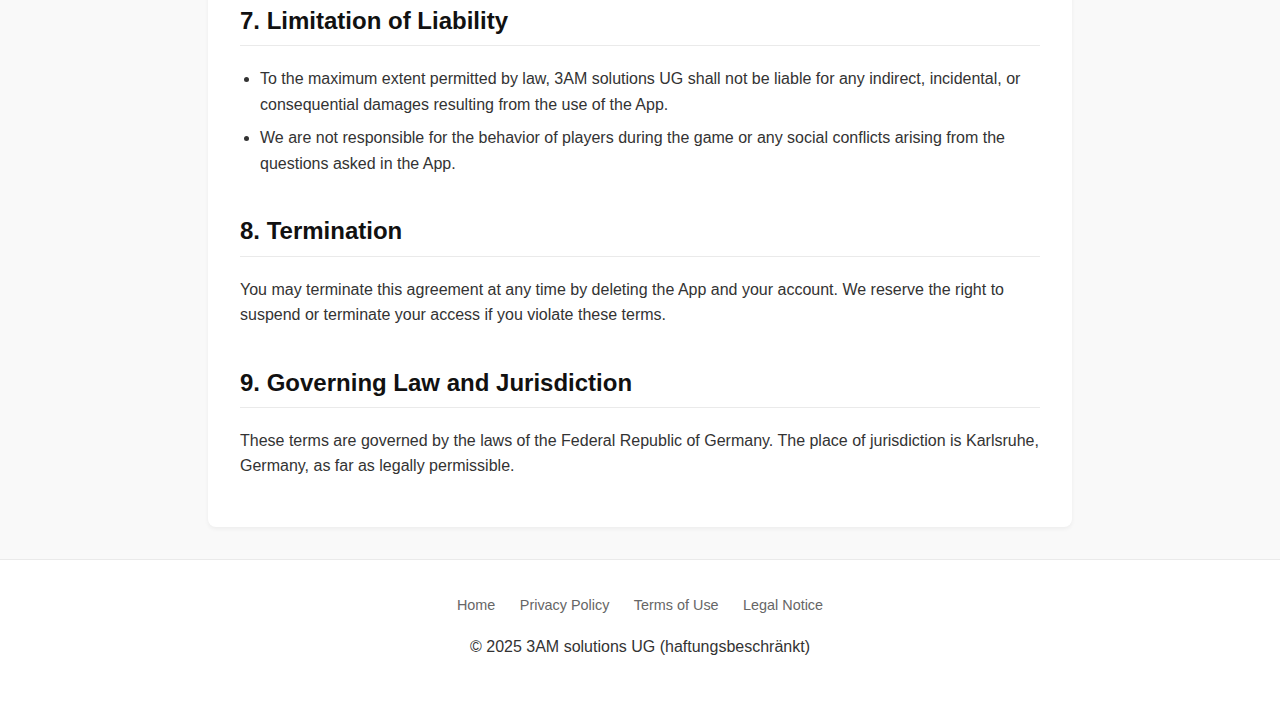
<file: terms-of-use.html>
<!DOCTYPE html>
<html lang="en">
<head>
    <meta charset="UTF-8">
    <meta name="viewport" content="width=device-width, initial-scale=1.0">
    <title>Terms of Use - Cardgazer</title>
    <link rel="stylesheet" href="styles.css">
    <link rel="icon" type="image/png" href="img/Icon.png">
</head>
<body>

<header>
    <div class="header-content">
        <h1><a href="index.html">Cardgazer</a></h1>
    </div>
    <div class="language-switcher">
        <a href="terms-of-use.html" class="active">EN</a>
        <a href="de/nutzungsbedingungen.html">DE</a>
    </div>
</header>

<div class="container">
    <h1>Terms of Use – Cardgazer (3AM solutions UG)</h1>
    <p><strong>Last Updated:</strong> December 2025</p>

    <h2>1. Scope and Acceptance</h2>
    <p>By downloading or using the Cardgazer mobile application (the "App"), these terms apply to you. By using the App, you agree to these terms provided by 3AM solutions UG (haftungsbeschränkt) ("we", "us"). If you do not agree, do not use the App.</p>

    <h2>2. Eligibility and Age Restrictions</h2>
    <ul>
        <li><strong>Minimum Age:</strong> You must be at least 16 years old to use this App.</li>
        <li><strong>18+ Content:</strong> Certain categories within the App (e.g., "Erotic", "Intimacy 18+") are strictly intended for users aged 18 and older. By accessing these categories, you confirm you have reached the legal age.</li>
    </ul>

    <h2>3. Services and Content</h2>
    <p>Cardgazer provides a platform for various card- and question-based games.</p>
    <ul>
        <li><strong>Updates:</strong> We actively develop the App based on user feedback. We reserve the right to modify or remove content and features at any time to improve the experience.</li>
        <li><strong>Availability:</strong> We strive for 24/7 availability but do not guarantee uninterrupted access to the services.</li>
    </ul>

    <h2>4. In-App Purchases and Payments</h2>
    <ul>
        <li><strong>Pricing:</strong> We offer free basic categories and premium content. Premium content can be purchased (e.g., €1.50 per pack or €10–15 for full access).</li>
        <li><strong>Payment Processing:</strong> All transactions are handled via the Apple App Store or Google Play Store. Their respective terms and conditions apply to the payment process.</li>
        <li><strong>No Physical Good:</strong> Purchases grant a non-transferable, limited license to access digital content within the App.</li>
    </ul>

    <h2>5. User Conduct and Responsibility</h2>
    <ul>
        <li><strong>Play Responsibly:</strong> Cardgazer is for entertainment purposes only. If you choose to play games involving challenges or drinking, you do so at your own risk. 3AM solutions UG does not encourage excessive alcohol consumption or dangerous behavior.</li>
        <li><strong>Prohibited Use:</strong> You agree not to:
            <ul>
                <li>Reverse engineer or attempt to extract the source code of the App.</li>
                <li>Use the App for any illegal purposes.</li>
                <li>Submit offensive or harmful User Generated Content (UGC) via feedback functions.</li>
            </ul>
        </li>
    </ul>

    <h2>6. Intellectual Property</h2>
    <p>All designs, questions, game logic, and branding (Cardgazer, 3AM solutions) are the exclusive property of 3AM solutions UG. You may not copy or redistribute our content without written permission.</p>

    <h2>7. Limitation of Liability</h2>
    <ul>
        <li>To the maximum extent permitted by law, 3AM solutions UG shall not be liable for any indirect, incidental, or consequential damages resulting from the use of the App.</li>
        <li>We are not responsible for the behavior of players during the game or any social conflicts arising from the questions asked in the App.</li>
    </ul>

    <h2>8. Termination</h2>
    <p>You may terminate this agreement at any time by deleting the App and your account. We reserve the right to suspend or terminate your access if you violate these terms.</p>

    <h2>9. Governing Law and Jurisdiction</h2>
    <p>These terms are governed by the laws of the Federal Republic of Germany. The place of jurisdiction is Karlsruhe, Germany, as far as legally permissible.</p>

</div>

<footer class="footer">
    <a href="index.html">Home</a>
    <a href="privacy-policy.html">Privacy Policy</a>
    <a href="terms-of-use.html">Terms of Use</a>
    <a href="legal-notice.html">Legal Notice</a>
    <p>&copy; 2025 3AM solutions UG (haftungsbeschränkt)</p>
</footer>

</body>
</html>
</file>
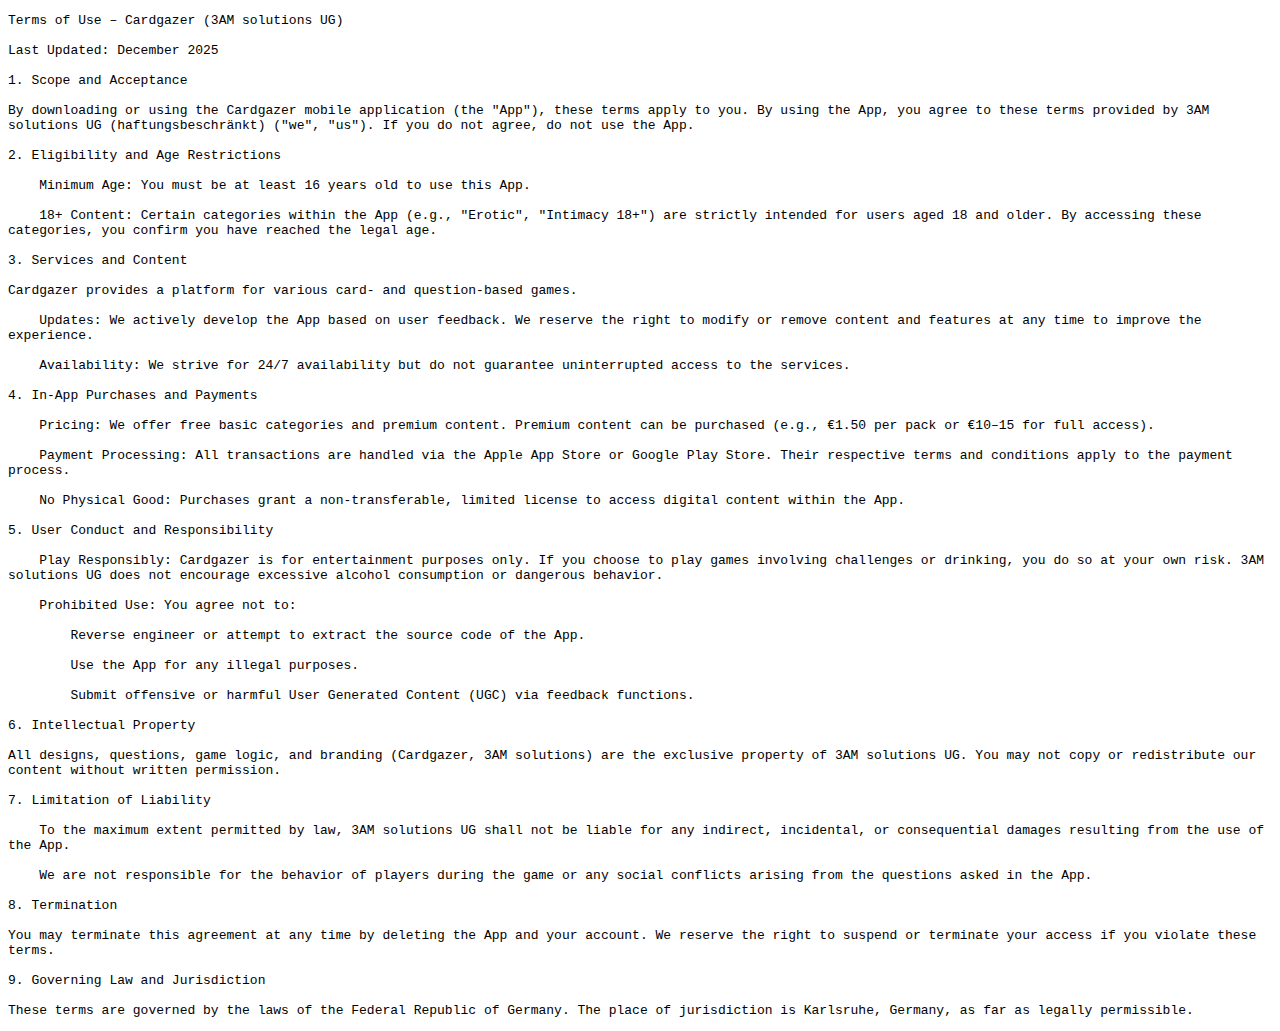
<file: tou.html>
<!DOCTYPE html><html><head><meta charset='UTF-8'></head><body><pre style='white-space: pre-wrap;'>
Terms of Use – Cardgazer (3AM solutions UG)

Last Updated: December 2025

1. Scope and Acceptance

By downloading or using the Cardgazer mobile application (the "App"), these terms apply to you. By using the App, you agree to these terms provided by 3AM solutions UG (haftungsbeschränkt) ("we", "us"). If you do not agree, do not use the App.

2. Eligibility and Age Restrictions

    Minimum Age: You must be at least 16 years old to use this App.

    18+ Content: Certain categories within the App (e.g., "Erotic", "Intimacy 18+") are strictly intended for users aged 18 and older. By accessing these categories, you confirm you have reached the legal age.

3. Services and Content

Cardgazer provides a platform for various card- and question-based games.

    Updates: We actively develop the App based on user feedback. We reserve the right to modify or remove content and features at any time to improve the experience.

    Availability: We strive for 24/7 availability but do not guarantee uninterrupted access to the services.

4. In-App Purchases and Payments

    Pricing: We offer free basic categories and premium content. Premium content can be purchased (e.g., €1.50 per pack or €10–15 for full access).

    Payment Processing: All transactions are handled via the Apple App Store or Google Play Store. Their respective terms and conditions apply to the payment process.

    No Physical Good: Purchases grant a non-transferable, limited license to access digital content within the App.

5. User Conduct and Responsibility

    Play Responsibly: Cardgazer is for entertainment purposes only. If you choose to play games involving challenges or drinking, you do so at your own risk. 3AM solutions UG does not encourage excessive alcohol consumption or dangerous behavior.

    Prohibited Use: You agree not to:

        Reverse engineer or attempt to extract the source code of the App.

        Use the App for any illegal purposes.

        Submit offensive or harmful User Generated Content (UGC) via feedback functions.

6. Intellectual Property

All designs, questions, game logic, and branding (Cardgazer, 3AM solutions) are the exclusive property of 3AM solutions UG. You may not copy or redistribute our content without written permission.

7. Limitation of Liability

    To the maximum extent permitted by law, 3AM solutions UG shall not be liable for any indirect, incidental, or consequential damages resulting from the use of the App.

    We are not responsible for the behavior of players during the game or any social conflicts arising from the questions asked in the App.

8. Termination

You may terminate this agreement at any time by deleting the App and your account. We reserve the right to suspend or terminate your access if you violate these terms.

9. Governing Law and Jurisdiction

These terms are governed by the laws of the Federal Republic of Germany. The place of jurisdiction is Karlsruhe, Germany, as far as legally permissible.</pre></body></html>
</file>
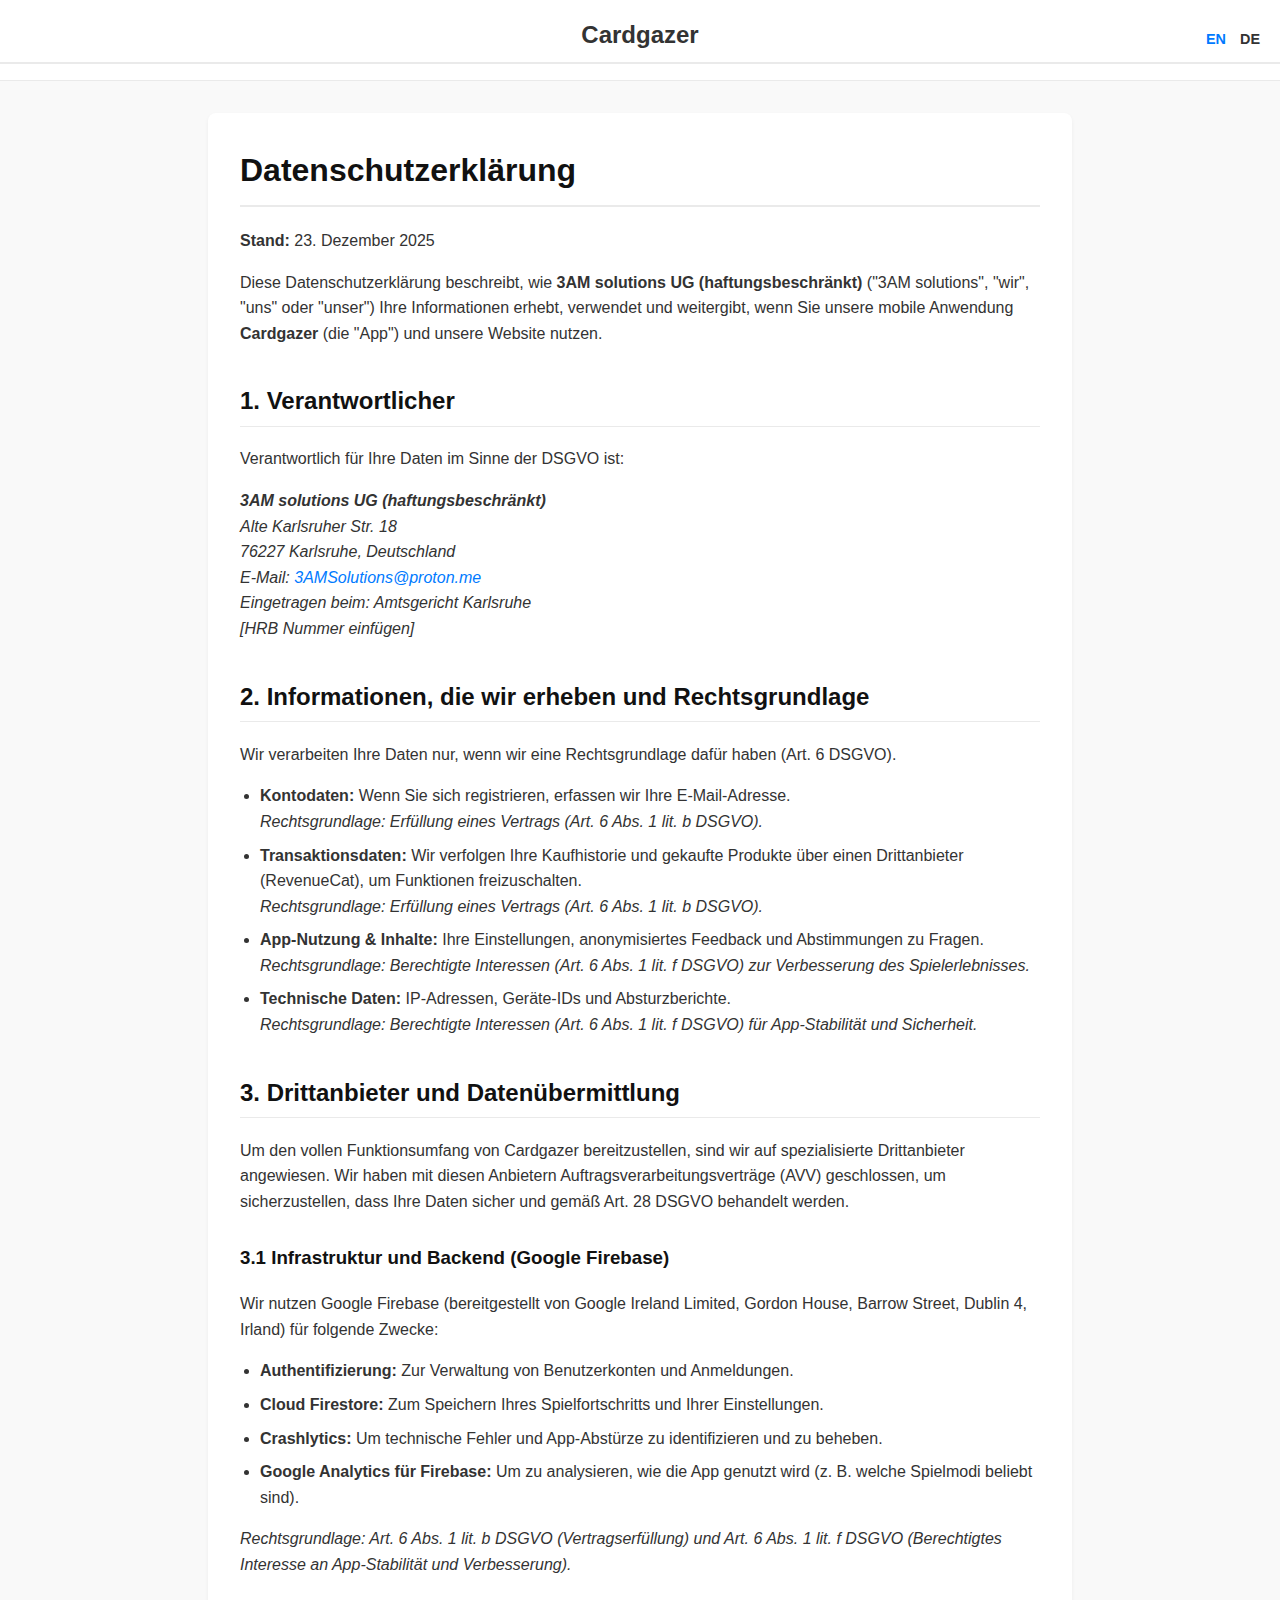
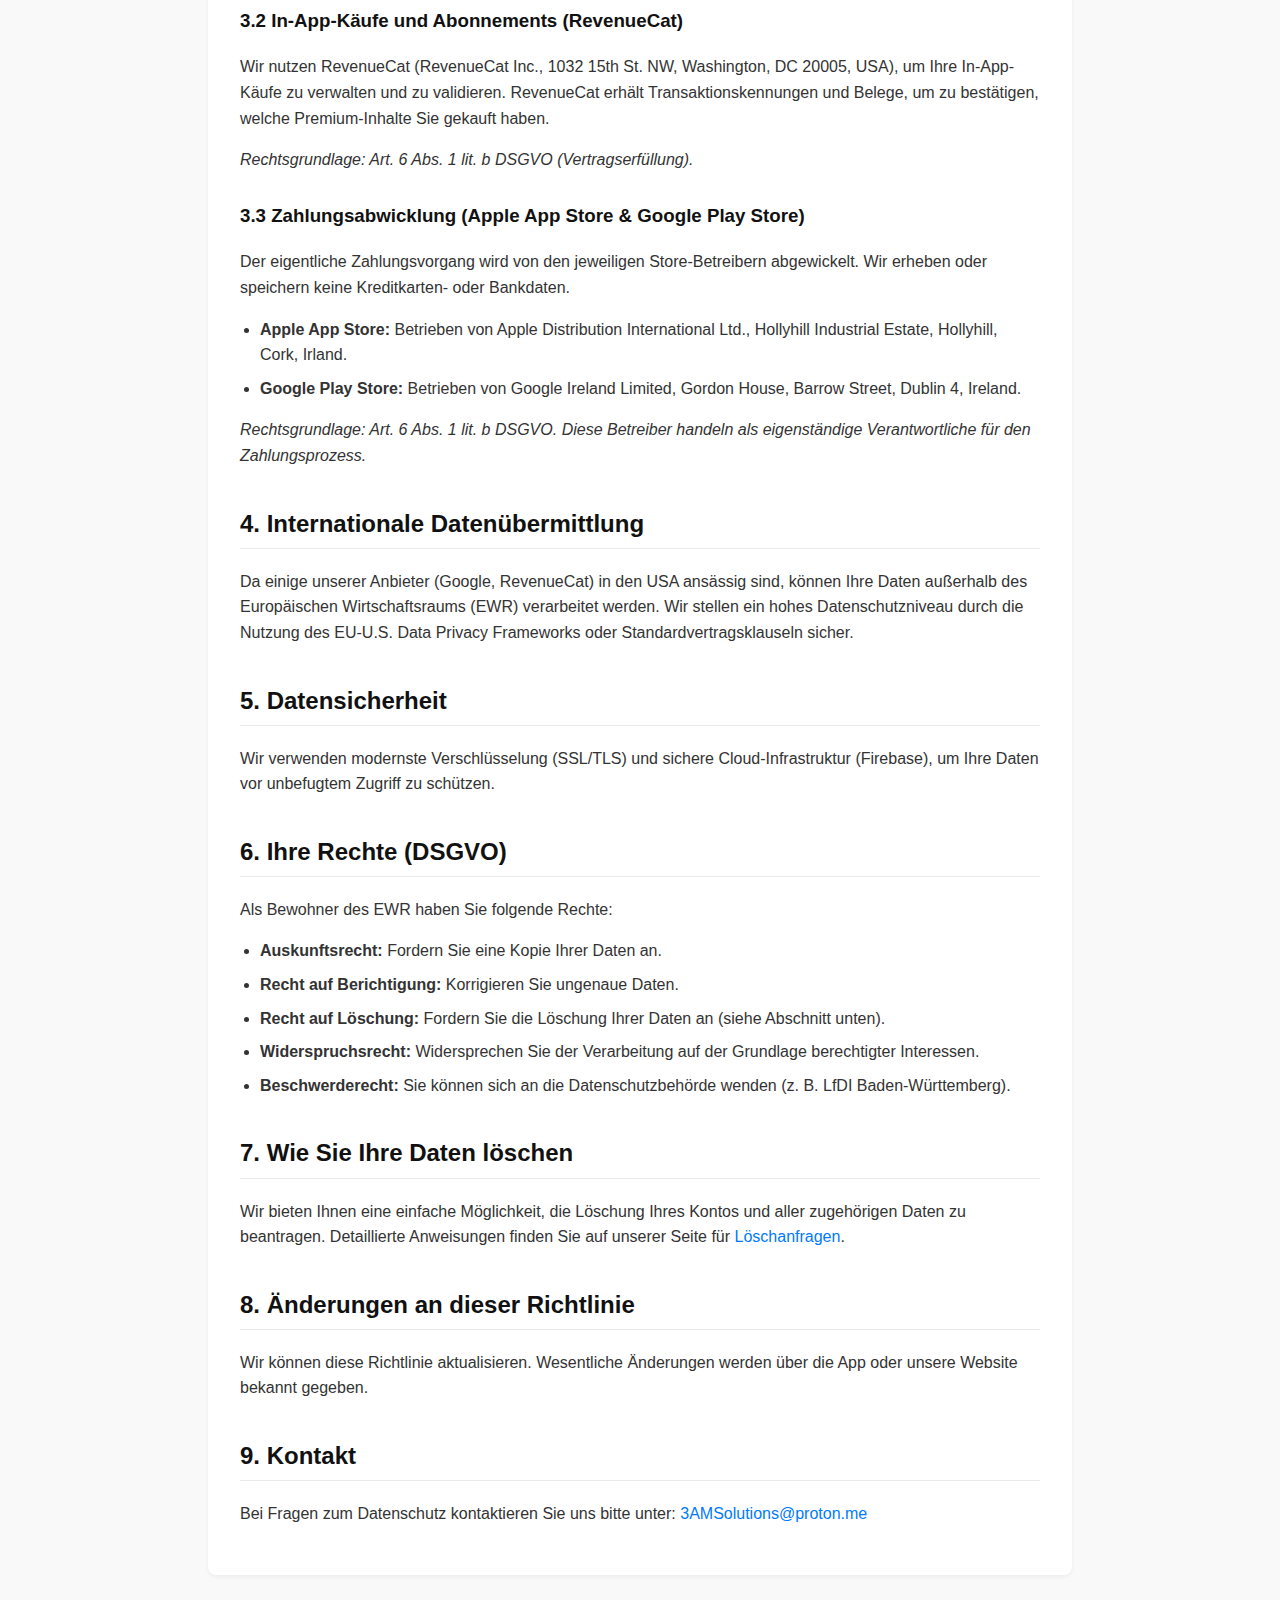
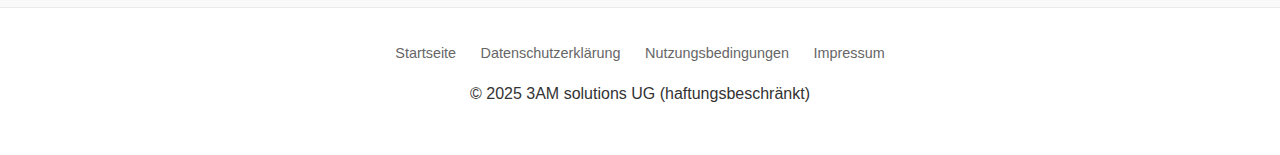
<file: de/datenschutzerklaerung.html>
<!DOCTYPE html>
<html lang="de">
<head>
    <meta charset="UTF-8">
    <meta name="viewport" content="width=device-width, initial-scale=1.0">
    <title>Datenschutzerklärung - Cardgazer</title>
    <link rel="stylesheet" href="../styles.css">
    <link rel="icon" type="image/png" href="../img/Icon.png">
</head>
<body>

<header>
    <div class="header-content">
        <h1><a href="index.html">Cardgazer</a></h1>
    </div>
    <div class="language-switcher">
        <a href="../privacy-policy.html">EN</a>
        <a href="datenschutzerklaerung.html" class="active">DE</a>
    </div>
</header>

<div class="container">
    <h1>Datenschutzerklärung</h1>
    <p><strong>Stand:</strong> 23. Dezember 2025</p>

    <p>Diese Datenschutzerklärung beschreibt, wie <strong>3AM solutions UG (haftungsbeschränkt)</strong> ("3AM solutions", "wir", "uns" oder "unser") Ihre Informationen erhebt, verwendet und weitergibt, wenn Sie unsere mobile Anwendung <strong>Cardgazer</strong> (die "App") und unsere Website nutzen.</p>

    <h2>1. Verantwortlicher</h2>
    <p>Verantwortlich für Ihre Daten im Sinne der DSGVO ist:</p>
    <address>
        <strong>3AM solutions UG (haftungsbeschränkt)</strong><br>
        Alte Karlsruher Str. 18<br>
        76227 Karlsruhe, Deutschland<br>
        E-Mail: <a href="mailto:3AMSolutions@proton.me">3AMSolutions@proton.me</a><br>
        Eingetragen beim: Amtsgericht Karlsruhe<br>
        <em>[HRB Nummer einfügen]</em>
    </address>

    <h2>2. Informationen, die wir erheben und Rechtsgrundlage</h2>
    <p>Wir verarbeiten Ihre Daten nur, wenn wir eine Rechtsgrundlage dafür haben (Art. 6 DSGVO).</p>
    <ul>
        <li><strong>Kontodaten:</strong> Wenn Sie sich registrieren, erfassen wir Ihre E-Mail-Adresse.
            <br><em>Rechtsgrundlage: Erfüllung eines Vertrags (Art. 6 Abs. 1 lit. b DSGVO).</em>
        </li>
        <li><strong>Transaktionsdaten:</strong> Wir verfolgen Ihre Kaufhistorie und gekaufte Produkte über einen Drittanbieter (RevenueCat), um Funktionen freizuschalten.
            <br><em>Rechtsgrundlage: Erfüllung eines Vertrags (Art. 6 Abs. 1 lit. b DSGVO).</em>
        </li>
        <li><strong>App-Nutzung & Inhalte:</strong> Ihre Einstellungen, anonymisiertes Feedback und Abstimmungen zu Fragen.
            <br><em>Rechtsgrundlage: Berechtigte Interessen (Art. 6 Abs. 1 lit. f DSGVO) zur Verbesserung des Spielerlebnisses.</em>
        </li>
        <li><strong>Technische Daten:</strong> IP-Adressen, Geräte-IDs und Absturzberichte.
            <br><em>Rechtsgrundlage: Berechtigte Interessen (Art. 6 Abs. 1 lit. f DSGVO) für App-Stabilität und Sicherheit.</em>
        </li>
    </ul>

    <h2>3. Drittanbieter und Datenübermittlung</h2>
    <p>Um den vollen Funktionsumfang von Cardgazer bereitzustellen, sind wir auf spezialisierte Drittanbieter angewiesen. Wir haben mit diesen Anbietern Auftragsverarbeitungsverträge (AVV) geschlossen, um sicherzustellen, dass Ihre Daten sicher und gemäß Art. 28 DSGVO behandelt werden.</p>

    <h3>3.1 Infrastruktur und Backend (Google Firebase)</h3>
    <p>Wir nutzen Google Firebase (bereitgestellt von Google Ireland Limited, Gordon House, Barrow Street, Dublin 4, Irland) für folgende Zwecke:</p>
    <ul>
        <li><strong>Authentifizierung:</strong> Zur Verwaltung von Benutzerkonten und Anmeldungen.</li>
        <li><strong>Cloud Firestore:</strong> Zum Speichern Ihres Spielfortschritts und Ihrer Einstellungen.</li>
        <li><strong>Crashlytics:</strong> Um technische Fehler und App-Abstürze zu identifizieren und zu beheben.</li>
        <li><strong>Google Analytics für Firebase:</strong> Um zu analysieren, wie die App genutzt wird (z. B. welche Spielmodi beliebt sind).</li>
    </ul>
    <p><em>Rechtsgrundlage: Art. 6 Abs. 1 lit. b DSGVO (Vertragserfüllung) und Art. 6 Abs. 1 lit. f DSGVO (Berechtigtes Interesse an App-Stabilität und Verbesserung).</em></p>

    <h3>3.2 In-App-Käufe und Abonnements (RevenueCat)</h3>
    <p>Wir nutzen RevenueCat (RevenueCat Inc., 1032 15th St. NW, Washington, DC 20005, USA), um Ihre In-App-Käufe zu verwalten und zu validieren. RevenueCat erhält Transaktionskennungen und Belege, um zu bestätigen, welche Premium-Inhalte Sie gekauft haben.</p>
    <p><em>Rechtsgrundlage: Art. 6 Abs. 1 lit. b DSGVO (Vertragserfüllung).</em></p>

    <h3>3.3 Zahlungsabwicklung (Apple App Store & Google Play Store)</h3>
    <p>Der eigentliche Zahlungsvorgang wird von den jeweiligen Store-Betreibern abgewickelt. Wir erheben oder speichern keine Kreditkarten- oder Bankdaten.</p>
    <ul>
        <li><strong>Apple App Store:</strong> Betrieben von Apple Distribution International Ltd., Hollyhill Industrial Estate, Hollyhill, Cork, Irland.</li>
        <li><strong>Google Play Store:</strong> Betrieben von Google Ireland Limited, Gordon House, Barrow Street, Dublin 4, Ireland.</li>
    </ul>
    <p><em>Rechtsgrundlage: Art. 6 Abs. 1 lit. b DSGVO. Diese Betreiber handeln als eigenständige Verantwortliche für den Zahlungsprozess.</em></p>

    <h2>4. Internationale Datenübermittlung</h2>
    <p>Da einige unserer Anbieter (Google, RevenueCat) in den USA ansässig sind, können Ihre Daten außerhalb des Europäischen Wirtschaftsraums (EWR) verarbeitet werden. Wir stellen ein hohes Datenschutzniveau durch die Nutzung des EU-U.S. Data Privacy Frameworks oder Standardvertragsklauseln sicher.</p>

    <h2>5. Datensicherheit</h2>
    <p>Wir verwenden modernste Verschlüsselung (SSL/TLS) und sichere Cloud-Infrastruktur (Firebase), um Ihre Daten vor unbefugtem Zugriff zu schützen.</p>

    <h2>6. Ihre Rechte (DSGVO)</h2>
    <p>Als Bewohner des EWR haben Sie folgende Rechte:</p>
    <ul>
        <li><strong>Auskunftsrecht:</strong> Fordern Sie eine Kopie Ihrer Daten an.</li>
        <li><strong>Recht auf Berichtigung:</strong> Korrigieren Sie ungenaue Daten.</li>
        <li><strong>Recht auf Löschung:</strong> Fordern Sie die Löschung Ihrer Daten an (siehe Abschnitt unten).</li>
        <li><strong>Widerspruchsrecht:</strong> Widersprechen Sie der Verarbeitung auf der Grundlage berechtigter Interessen.</li>
        <li><strong>Beschwerderecht:</strong> Sie können sich an die Datenschutzbehörde wenden (z. B. LfDI Baden-Württemberg).</li>
    </ul>

    <h2 id="deletion">7. Wie Sie Ihre Daten löschen</h2>
    <p>Wir bieten Ihnen eine einfache Möglichkeit, die Löschung Ihres Kontos und aller zugehörigen Daten zu beantragen. Detaillierte Anweisungen finden Sie auf unserer Seite für <a href="loeschantrag.html">Löschanfragen</a>.</p>

    <h2>8. Änderungen an dieser Richtlinie</h2>
    <p>Wir können diese Richtlinie aktualisieren. Wesentliche Änderungen werden über die App oder unsere Website bekannt gegeben.</p>

    <h2>9. Kontakt</h2>
    <p>Bei Fragen zum Datenschutz kontaktieren Sie uns bitte unter: <a href="mailto:3AMSolutions@proton.me">3AMSolutions@proton.me</a></p>

</div>

<footer class="footer">
    <a href="index.html">Startseite</a>
    <a href="datenschutzerklaerung.html">Datenschutzerklärung</a>
    <a href="nutzungsbedingungen.html">Nutzungsbedingungen</a>
    <a href="impressum.html">Impressum</a>
    <p>&copy; 2025 3AM solutions UG (haftungsbeschränkt)</p>
</footer>

</body>
</html>
</file>
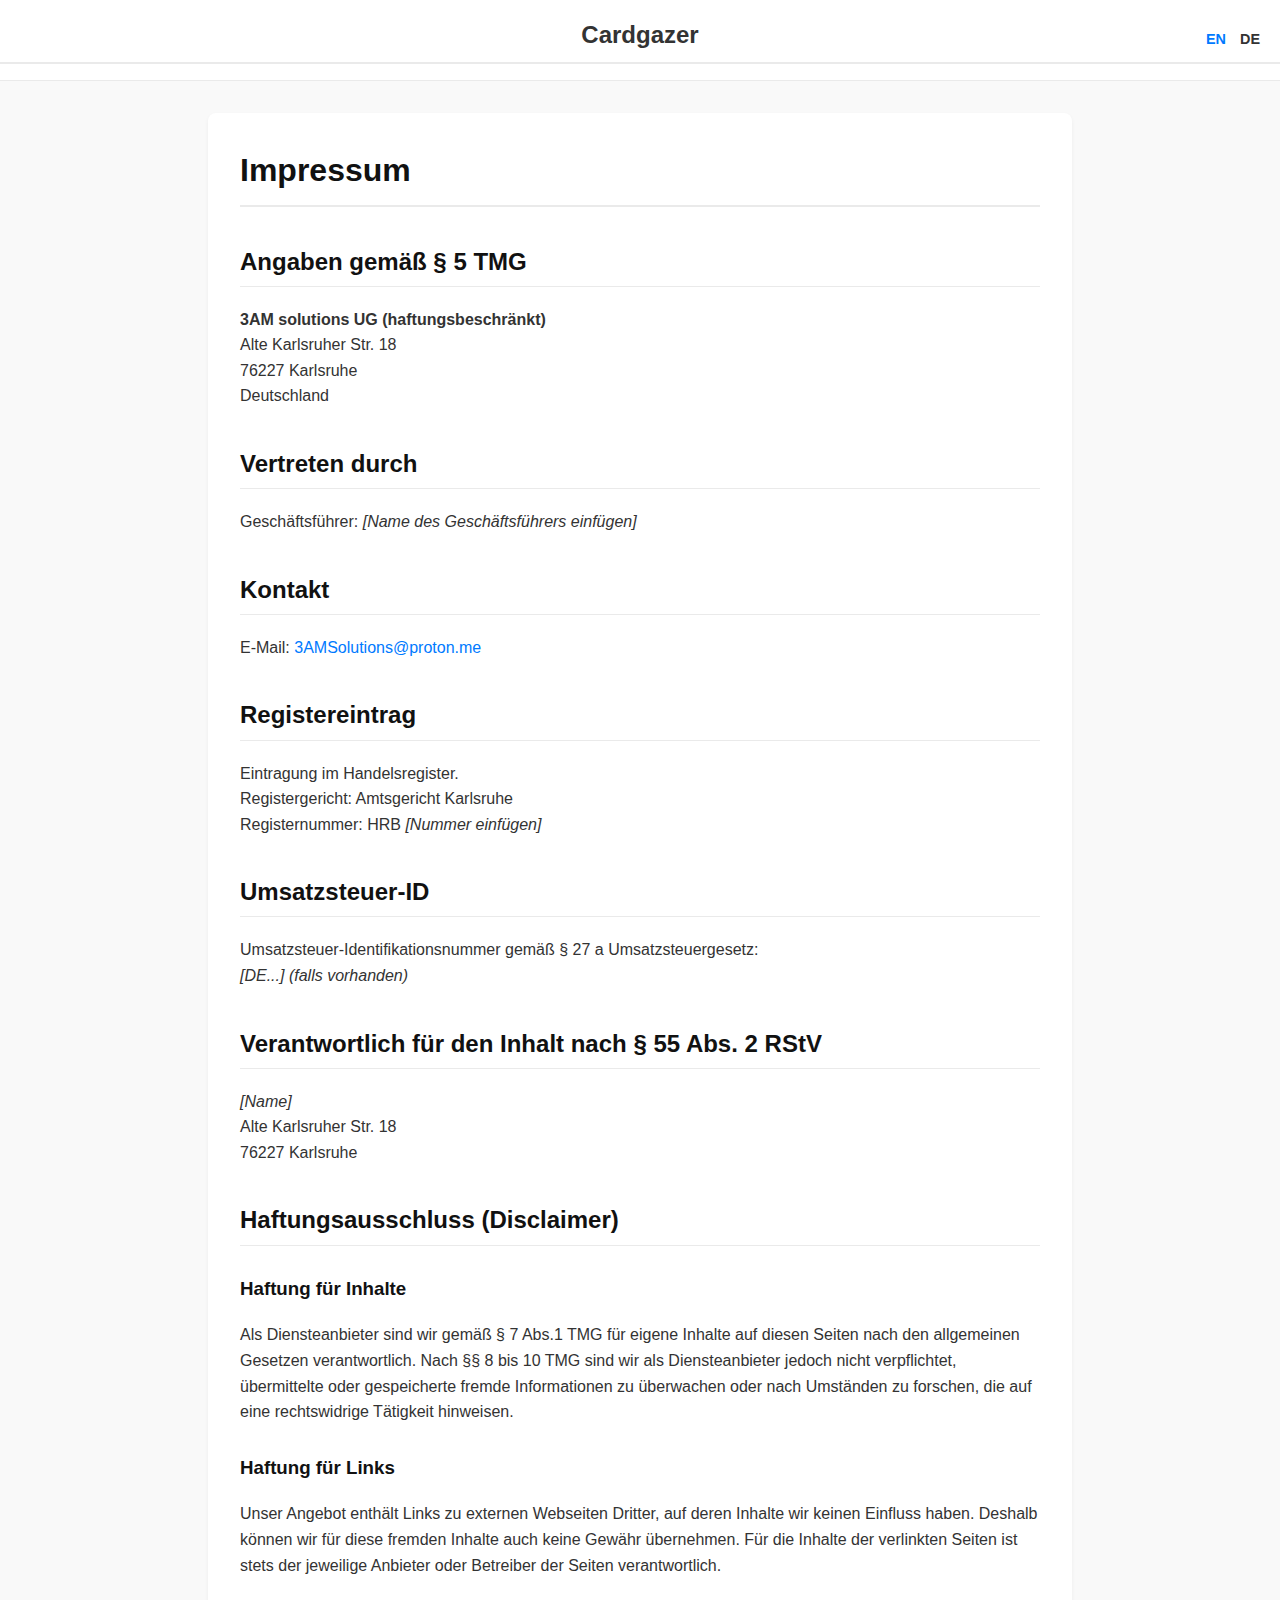
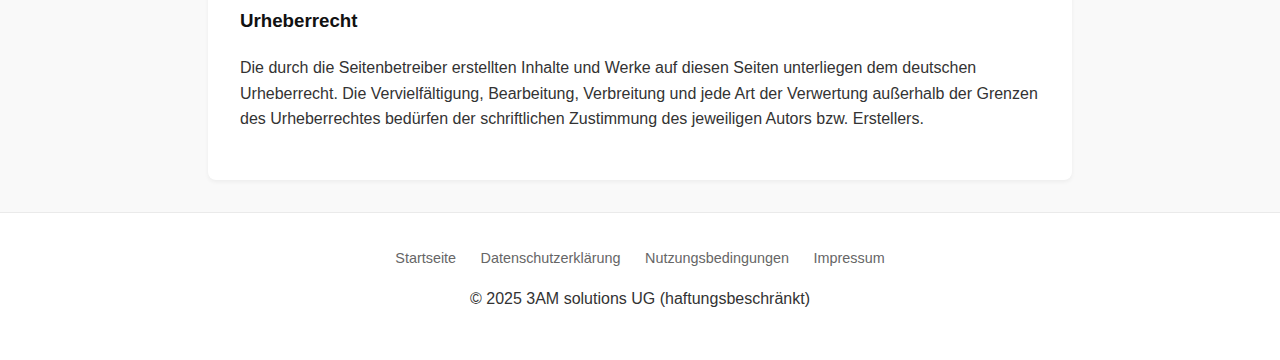
<file: de/impressum.html>
<!DOCTYPE html>
<html lang="de">
<head>
    <meta charset="UTF-8">
    <meta name="viewport" content="width=device-width, initial-scale=1.0">
    <title>Impressum - Cardgazer</title>
    <link rel="stylesheet" href="../styles.css">
    <link rel="icon" type="image/png" href="../img/Icon.png">
</head>
<body>

<header>
    <div class="header-content">
        <h1><a href="index.html">Cardgazer</a></h1>
    </div>
    <div class="language-switcher">
        <a href="../legal-notice.html">EN</a>
        <a href="impressum.html" class="active">DE</a>
    </div>
</header>

<div class="container">
    <h1>Impressum</h1>
    
    <h2>Angaben gemäß § 5 TMG</h2>
    <p>
        <strong>3AM solutions UG (haftungsbeschränkt)</strong><br>
        Alte Karlsruher Str. 18<br>
        76227 Karlsruhe<br>
        Deutschland
    </p>

    <h2>Vertreten durch</h2>
    <p>Geschäftsführer: <em>[Name des Geschäftsführers einfügen]</em></p>

    <h2>Kontakt</h2>
    <p>
        E-Mail: <a href="mailto:3AMSolutions@proton.me">3AMSolutions@proton.me</a>
    </p>

    <h2>Registereintrag</h2>
    <p>
        Eintragung im Handelsregister.<br>
        Registergericht: Amtsgericht Karlsruhe<br>
        Registernummer: HRB <em>[Nummer einfügen]</em>
    </p>

    <h2>Umsatzsteuer-ID</h2>
    <p>
        Umsatzsteuer-Identifikationsnummer gemäß § 27 a Umsatzsteuergesetz:<br>
        <em>[DE...] (falls vorhanden)</em>
    </p>

    <h2>Verantwortlich für den Inhalt nach § 55 Abs. 2 RStV</h2>
    <p>
        <em>[Name]</em><br>
        Alte Karlsruher Str. 18<br>
        76227 Karlsruhe
    </p>

    <h2>Haftungsausschluss (Disclaimer)</h2>

    <h3>Haftung für Inhalte</h3>
    <p>Als Diensteanbieter sind wir gemäß § 7 Abs.1 TMG für eigene Inhalte auf diesen Seiten nach den allgemeinen Gesetzen verantwortlich. Nach §§ 8 bis 10 TMG sind wir als Diensteanbieter jedoch nicht verpflichtet, übermittelte oder gespeicherte fremde Informationen zu überwachen oder nach Umständen zu forschen, die auf eine rechtswidrige Tätigkeit hinweisen.</p>

    <h3>Haftung für Links</h3>
    <p>Unser Angebot enthält Links zu externen Webseiten Dritter, auf deren Inhalte wir keinen Einfluss haben. Deshalb können wir für diese fremden Inhalte auch keine Gewähr übernehmen. Für die Inhalte der verlinkten Seiten ist stets der jeweilige Anbieter oder Betreiber der Seiten verantwortlich.</p>

    <h3>Urheberrecht</h3>
    <p>Die durch die Seitenbetreiber erstellten Inhalte und Werke auf diesen Seiten unterliegen dem deutschen Urheberrecht. Die Vervielfältigung, Bearbeitung, Verbreitung und jede Art der Verwertung außerhalb der Grenzen des Urheberrechtes bedürfen der schriftlichen Zustimmung des jeweiligen Autors bzw. Erstellers.</p>

</div>

<footer class="footer">
    <a href="index.html">Startseite</a>
    <a href="datenschutzerklaerung.html">Datenschutzerklärung</a>
    <a href="nutzungsbedingungen.html">Nutzungsbedingungen</a>
    <a href="impressum.html">Impressum</a>
    <p>&copy; 2025 3AM solutions UG (haftungsbeschränkt)</p>
</footer>

</body>
</html>
</file>
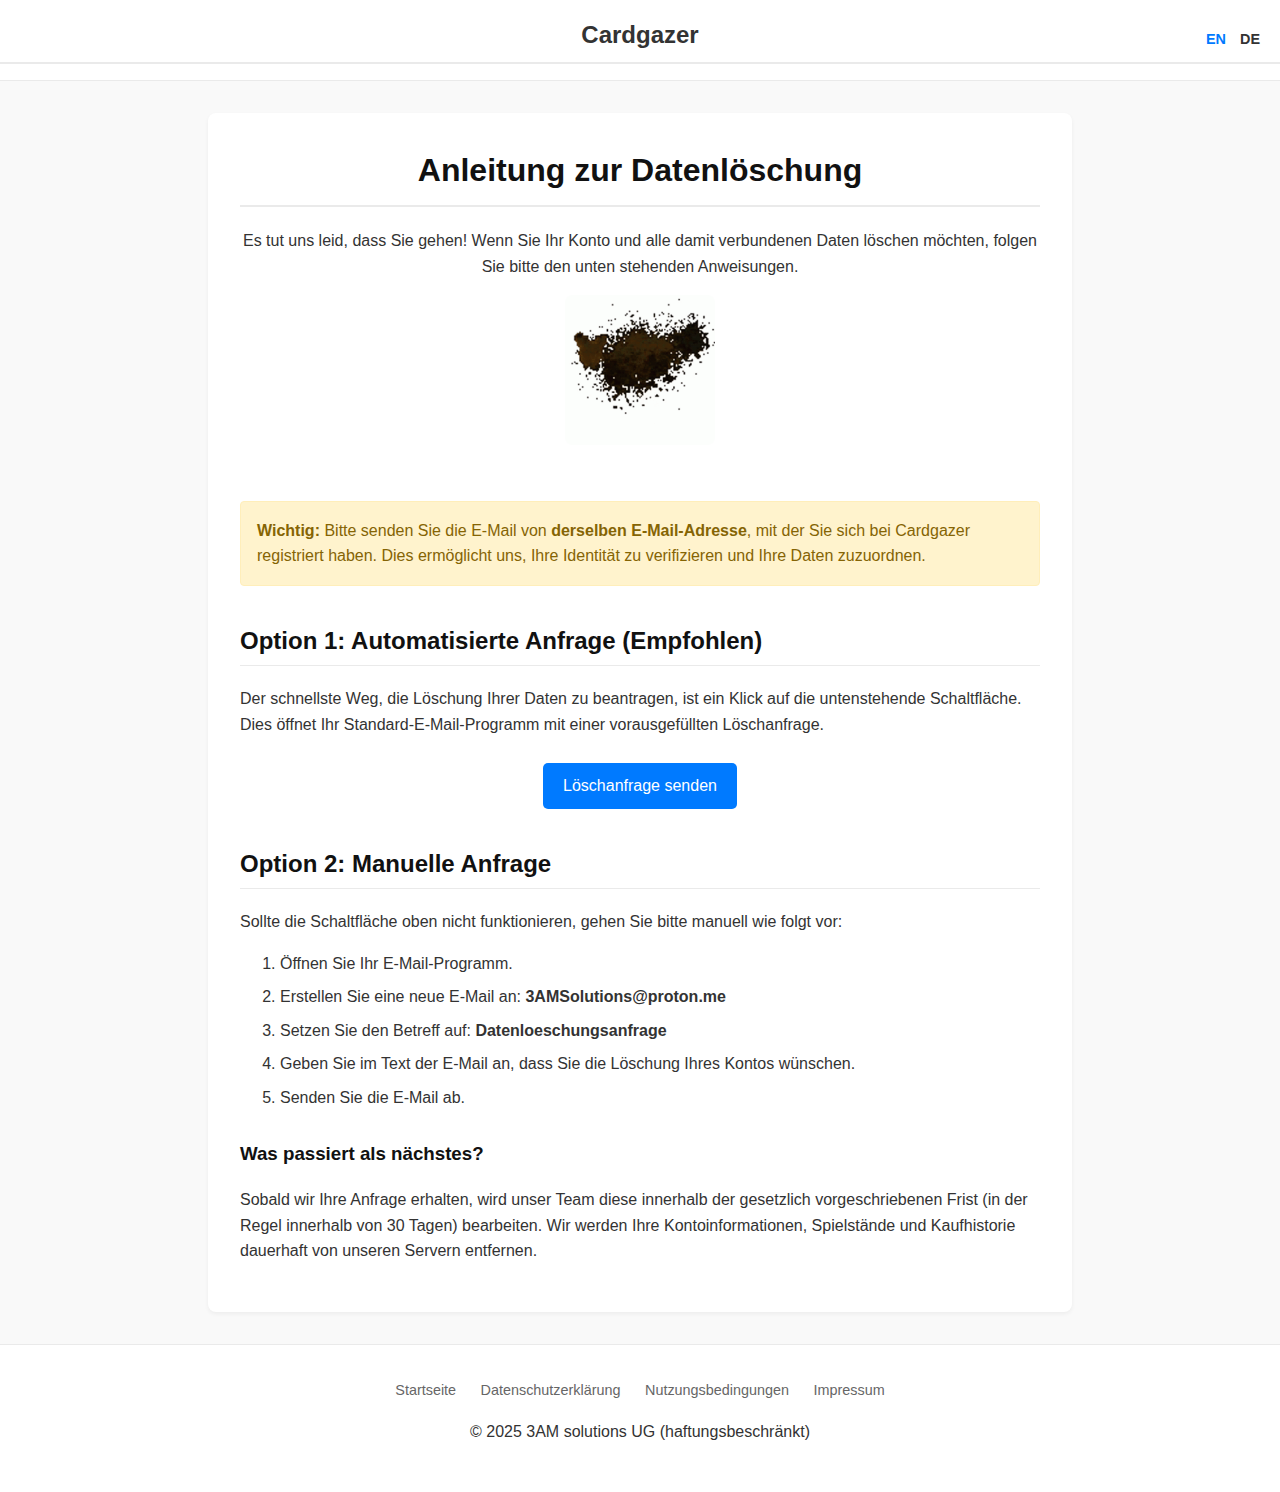
<file: de/loeschantrag.html>
<!DOCTYPE html>
<html lang="de">
<head>
    <meta charset="UTF-8">
    <meta name="viewport" content="width=device-width, initial-scale=1.0">
    <title>Daten löschen - Cardgazer</title>
    <link rel="stylesheet" href="../styles.css">
    <link rel="icon" type="image/png" href="../img/Icon.png">
</head>
<body>

<header>
    <div class="header-content">
        <h1><a href="index.html">Cardgazer</a></h1>
    </div>
    <div class="language-switcher">
        <a href="../deletion-request.html">EN</a>
        <a href="loeschantrag.html" class="active">DE</a>
    </div>
</header>

<div class="container center-text">
    <h1>Anleitung zur Datenlöschung</h1>
    <p>Es tut uns leid, dass Sie gehen! Wenn Sie Ihr Konto und alle damit verbundenen Daten löschen möchten, folgen Sie bitte den unten stehenden Anweisungen.</p>
    
    <img src="../img/cry.gif" alt="Wir sind traurig, dass Sie gehen" class="logo" style="border-radius: 8px; width: 200px; height: auto;">

    <div style="text-align: left; margin-top: 2rem;">
        <p style="background-color: #fff3cd; color: #856404; padding: 1rem; border-radius: 4px; border: 1px solid #ffeeba;">
            <strong>Wichtig:</strong> Bitte senden Sie die E-Mail von <strong>derselben E-Mail-Adresse</strong>, mit der Sie sich bei Cardgazer registriert haben. Dies ermöglicht uns, Ihre Identität zu verifizieren und Ihre Daten zuzuordnen.
        </p>

        <h2>Option 1: Automatisierte Anfrage (Empfohlen)</h2>
        <p>Der schnellste Weg, die Löschung Ihrer Daten zu beantragen, ist ein Klick auf die untenstehende Schaltfläche. Dies öffnet Ihr Standard-E-Mail-Programm mit einer vorausgefüllten Löschanfrage.</p>
        <div class="center-text">
            <a href="mailto:3AMSolutions@proton.me?subject=Datenloeschungsanfrage&body=Hallo%20Cardgazer%20Team%2C%0D%0A%0D%0ABitte%20loeschen%20Sie%20mein%20Konto%20und%20alle%20damit%20verbundenen%20Daten.%0D%0A%0D%0AVielen%20Dank." class="button">Löschanfrage senden</a>
        </div>

        <h2>Option 2: Manuelle Anfrage</h2>
        <p>Sollte die Schaltfläche oben nicht funktionieren, gehen Sie bitte manuell wie folgt vor:</p>
        <ol>
            <li>Öffnen Sie Ihr E-Mail-Programm.</li>
            <li>Erstellen Sie eine neue E-Mail an: <strong>3AMSolutions@proton.me</strong></li>
            <li>Setzen Sie den Betreff auf: <strong>Datenloeschungsanfrage</strong></li>
            <li>Geben Sie im Text der E-Mail an, dass Sie die Löschung Ihres Kontos wünschen.</li>
            <li>Senden Sie die E-Mail ab.</li>
        </ol>

        <h3>Was passiert als nächstes?</h3>
        <p>Sobald wir Ihre Anfrage erhalten, wird unser Team diese innerhalb der gesetzlich vorgeschriebenen Frist (in der Regel innerhalb von 30 Tagen) bearbeiten. Wir werden Ihre Kontoinformationen, Spielstände und Kaufhistorie dauerhaft von unseren Servern entfernen.</p>
    </div>
</div>

<footer class="footer">
    <a href="index.html">Startseite</a>
    <a href="datenschutzerklaerung.html">Datenschutzerklärung</a>
    <a href="nutzungsbedingungen.html">Nutzungsbedingungen</a>
    <a href="impressum.html">Impressum</a>
    <p>&copy; 2025 3AM solutions UG (haftungsbeschränkt)</p>
</footer>

</body>
</html>
</file>
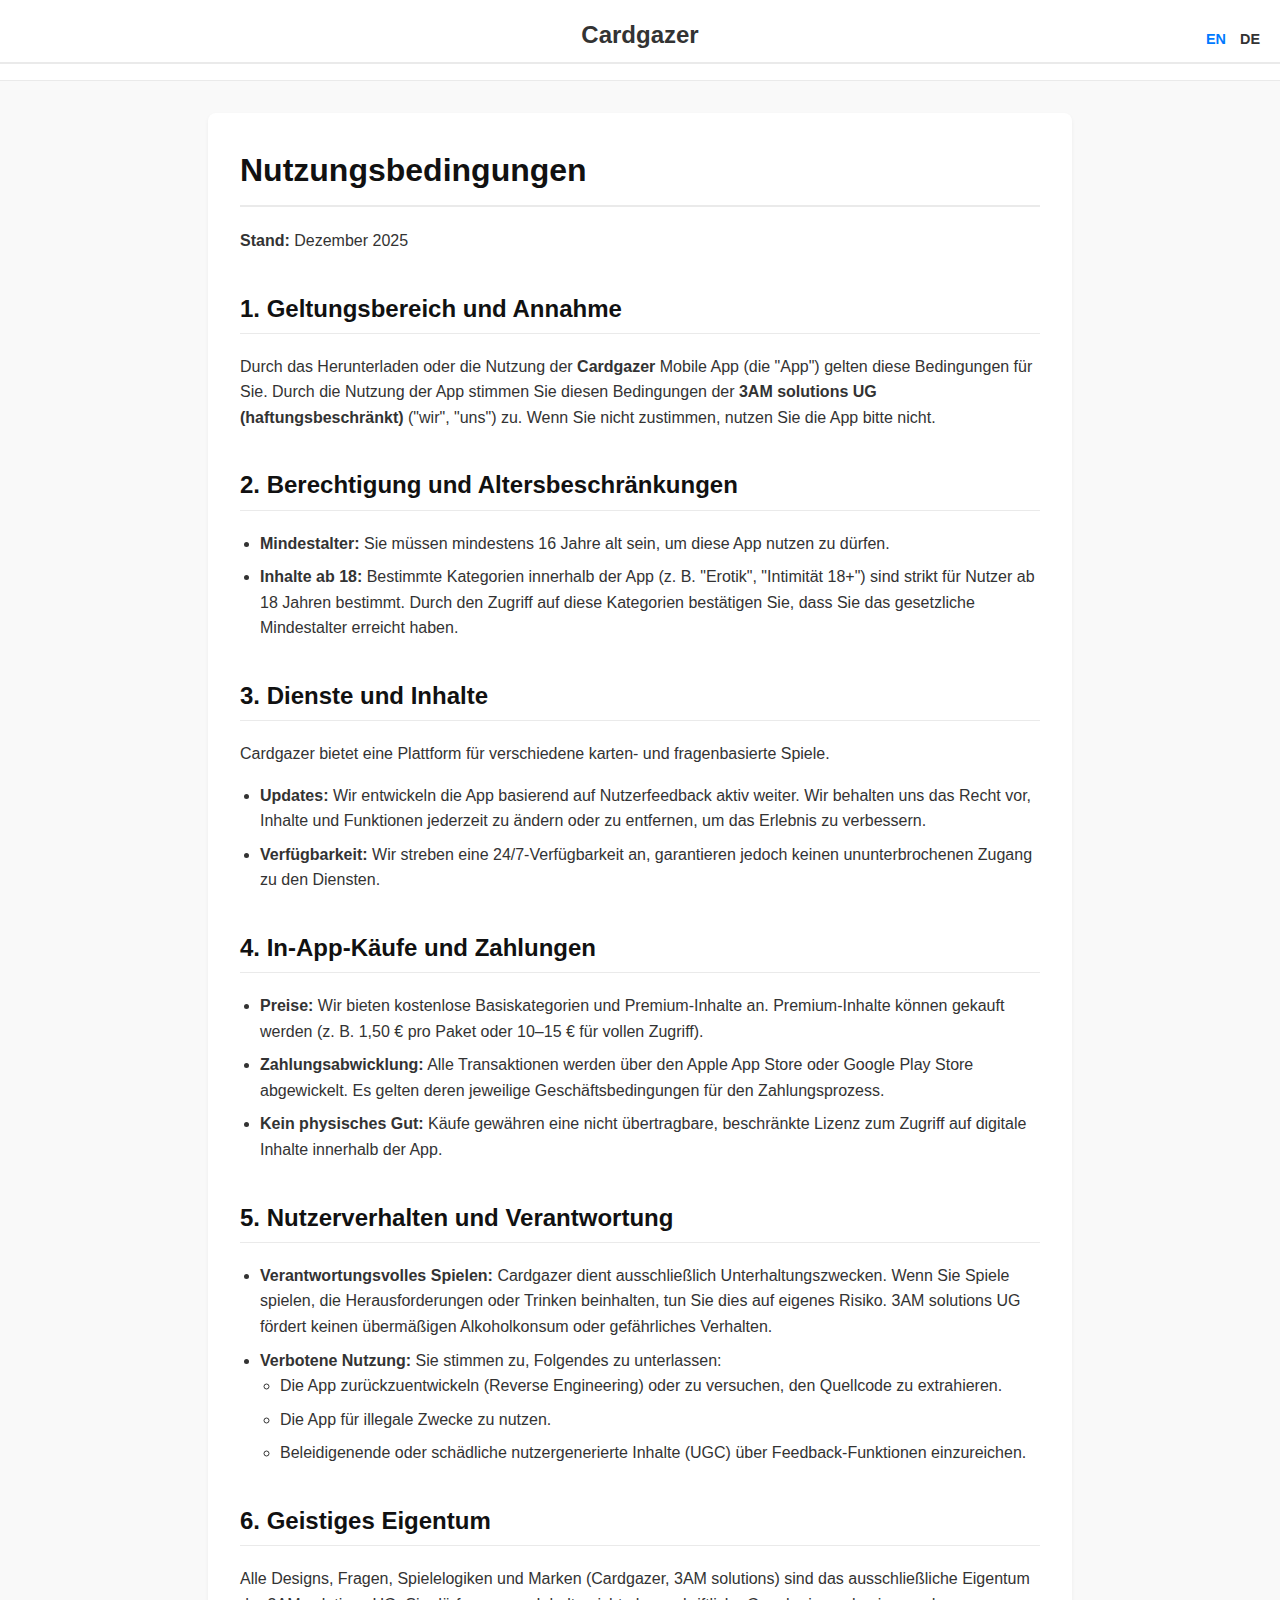
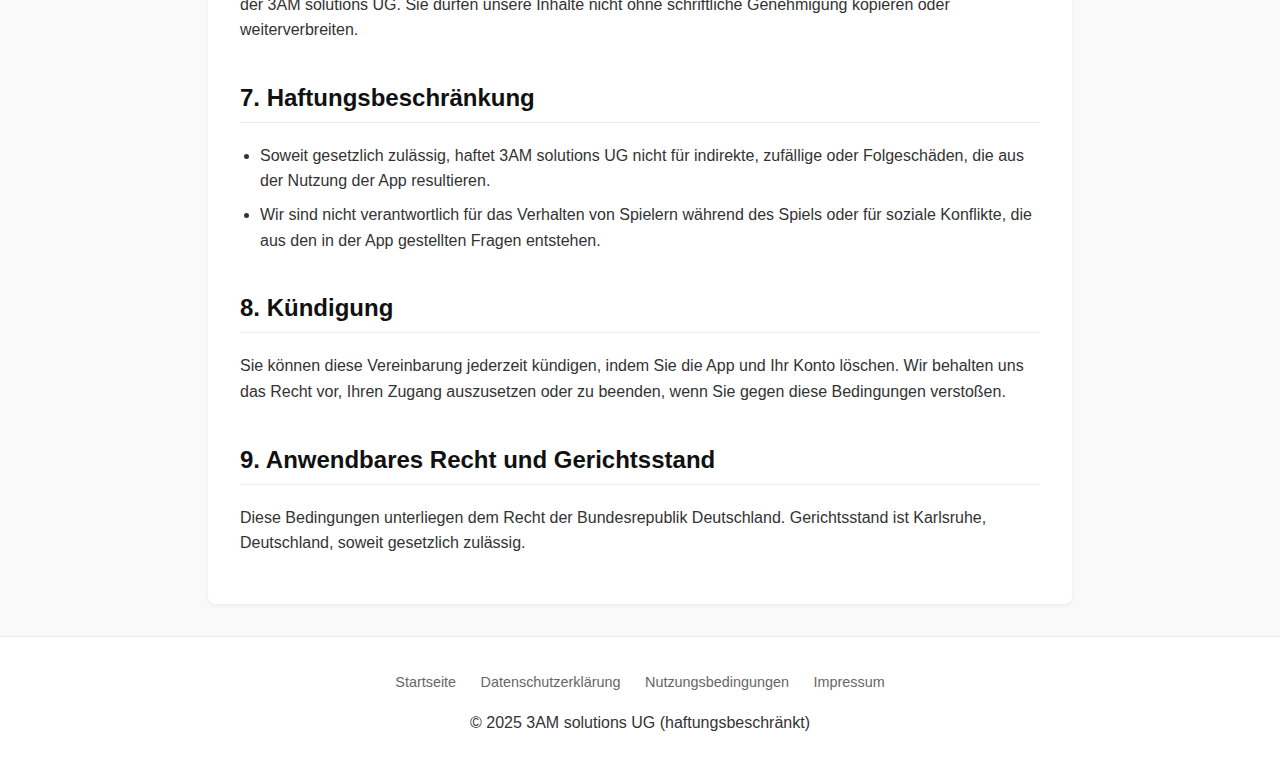
<file: de/nutzungsbedingungen.html>
<!DOCTYPE html>
<html lang="de">
<head>
    <meta charset="UTF-8">
    <meta name="viewport" content="width=device-width, initial-scale=1.0">
    <title>Nutzungsbedingungen - Cardgazer</title>
    <link rel="stylesheet" href="../styles.css">
    <link rel="icon" type="image/png" href="../img/Icon.png">
</head>
<body>

<header>
    <div class="header-content">
        <h1><a href="index.html">Cardgazer</a></h1>
    </div>
    <div class="language-switcher">
        <a href="../terms-of-use.html">EN</a>
        <a href="nutzungsbedingungen.html" class="active">DE</a>
    </div>
</header>

<div class="container">
    <h1>Nutzungsbedingungen</h1>
    <p><strong>Stand:</strong> Dezember 2025</p>

    <h2>1. Geltungsbereich und Annahme</h2>
    <p>Durch das Herunterladen oder die Nutzung der <strong>Cardgazer</strong> Mobile App (die "App") gelten diese Bedingungen für Sie. Durch die Nutzung der App stimmen Sie diesen Bedingungen der <strong>3AM solutions UG (haftungsbeschränkt)</strong> ("wir", "uns") zu. Wenn Sie nicht zustimmen, nutzen Sie die App bitte nicht.</p>

    <h2>2. Berechtigung und Altersbeschränkungen</h2>
    <ul>
        <li><strong>Mindestalter:</strong> Sie müssen mindestens 16 Jahre alt sein, um diese App nutzen zu dürfen.</li>
        <li><strong>Inhalte ab 18:</strong> Bestimmte Kategorien innerhalb der App (z. B. "Erotik", "Intimität 18+") sind strikt für Nutzer ab 18 Jahren bestimmt. Durch den Zugriff auf diese Kategorien bestätigen Sie, dass Sie das gesetzliche Mindestalter erreicht haben.</li>
    </ul>

    <h2>3. Dienste und Inhalte</h2>
    <p>Cardgazer bietet eine Plattform für verschiedene karten- und fragenbasierte Spiele.</p>
    <ul>
        <li><strong>Updates:</strong> Wir entwickeln die App basierend auf Nutzerfeedback aktiv weiter. Wir behalten uns das Recht vor, Inhalte und Funktionen jederzeit zu ändern oder zu entfernen, um das Erlebnis zu verbessern.</li>
        <li><strong>Verfügbarkeit:</strong> Wir streben eine 24/7-Verfügbarkeit an, garantieren jedoch keinen ununterbrochenen Zugang zu den Diensten.</li>
    </ul>

    <h2>4. In-App-Käufe und Zahlungen</h2>
    <ul>
        <li><strong>Preise:</strong> Wir bieten kostenlose Basiskategorien und Premium-Inhalte an. Premium-Inhalte können gekauft werden (z. B. 1,50 € pro Paket oder 10–15 € für vollen Zugriff).</li>
        <li><strong>Zahlungsabwicklung:</strong> Alle Transaktionen werden über den Apple App Store oder Google Play Store abgewickelt. Es gelten deren jeweilige Geschäftsbedingungen für den Zahlungsprozess.</li>
        <li><strong>Kein physisches Gut:</strong> Käufe gewähren eine nicht übertragbare, beschränkte Lizenz zum Zugriff auf digitale Inhalte innerhalb der App.</li>
    </ul>

    <h2>5. Nutzerverhalten und Verantwortung</h2>
    <ul>
        <li><strong>Verantwortungsvolles Spielen:</strong> Cardgazer dient ausschließlich Unterhaltungszwecken. Wenn Sie Spiele spielen, die Herausforderungen oder Trinken beinhalten, tun Sie dies auf eigenes Risiko. 3AM solutions UG fördert keinen übermäßigen Alkoholkonsum oder gefährliches Verhalten.</li>
        <li><strong>Verbotene Nutzung:</strong> Sie stimmen zu, Folgendes zu unterlassen:
            <ul>
                <li>Die App zurückzuentwickeln (Reverse Engineering) oder zu versuchen, den Quellcode zu extrahieren.</li>
                <li>Die App für illegale Zwecke zu nutzen.</li>
                <li>Beleidigenende oder schädliche nutzergenerierte Inhalte (UGC) über Feedback-Funktionen einzureichen.</li>
            </ul>
        </li>
    </ul>

    <h2>6. Geistiges Eigentum</h2>
    <p>Alle Designs, Fragen, Spielelogiken und Marken (Cardgazer, 3AM solutions) sind das ausschließliche Eigentum der 3AM solutions UG. Sie dürfen unsere Inhalte nicht ohne schriftliche Genehmigung kopieren oder weiterverbreiten.</p>

    <h2>7. Haftungsbeschränkung</h2>
    <ul>
        <li>Soweit gesetzlich zulässig, haftet 3AM solutions UG nicht für indirekte, zufällige oder Folgeschäden, die aus der Nutzung der App resultieren.</li>
        <li>Wir sind nicht verantwortlich für das Verhalten von Spielern während des Spiels oder für soziale Konflikte, die aus den in der App gestellten Fragen entstehen.</li>
    </ul>

    <h2>8. Kündigung</h2>
    <p>Sie können diese Vereinbarung jederzeit kündigen, indem Sie die App und Ihr Konto löschen. Wir behalten uns das Recht vor, Ihren Zugang auszusetzen oder zu beenden, wenn Sie gegen diese Bedingungen verstoßen.</p>

    <h2>9. Anwendbares Recht und Gerichtsstand</h2>
    <p>Diese Bedingungen unterliegen dem Recht der Bundesrepublik Deutschland. Gerichtsstand ist Karlsruhe, Deutschland, soweit gesetzlich zulässig.</p>
</div>

<footer class="footer">
    <a href="index.html">Startseite</a>
    <a href="datenschutzerklaerung.html">Datenschutzerklärung</a>
    <a href="nutzungsbedingungen.html">Nutzungsbedingungen</a>
    <a href="impressum.html">Impressum</a>
    <p>&copy; 2025 3AM solutions UG (haftungsbeschränkt)</p>
</footer>

</body>
</html>
</file>
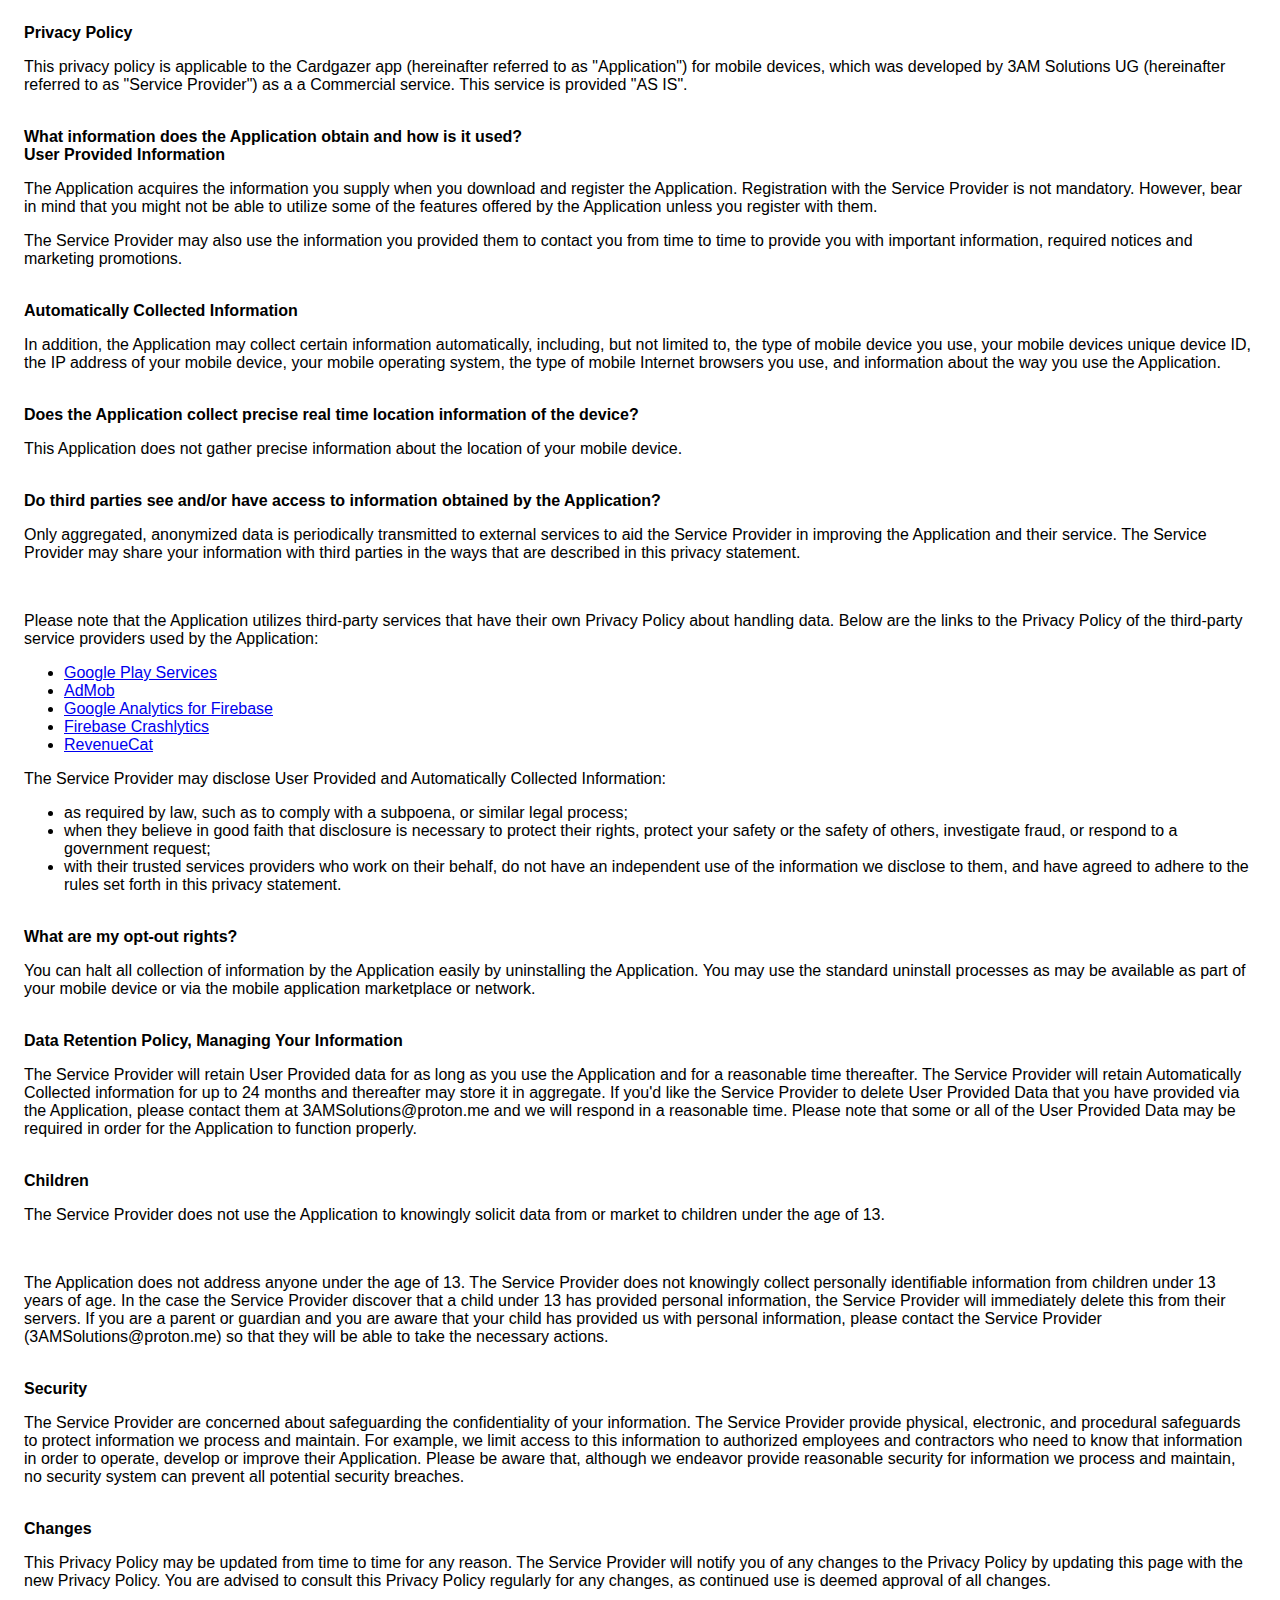
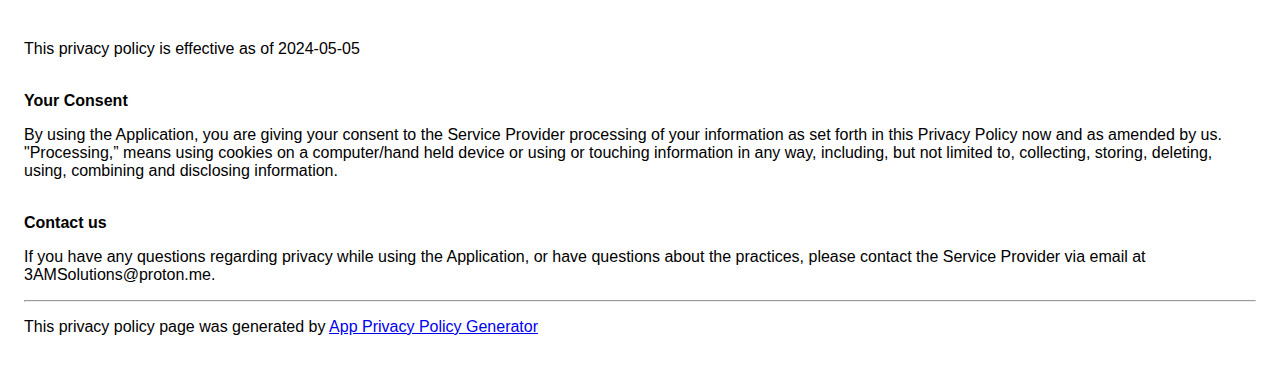
<file: pp/privacypolicy.html>
<!DOCTYPE html>
    <html>
    <head>
      <meta charset='utf-8'>
      <meta name='viewport' content='width=device-width'>
      <title>Privacy Policy</title>
      <style> body { font-family: 'Helvetica Neue', Helvetica, Arial, sans-serif; padding:1em; } </style>
    </head>
    <body>
    <strong>Privacy Policy</strong><p>This privacy policy is applicable to the Cardgazer app (hereinafter referred to as "Application") for mobile devices, which was developed by 3AM Solutions UG (hereinafter referred to as "Service Provider") as a a Commercial service. This service is provided "AS IS".</p><br><strong>What information does the Application obtain and how is it used?</strong><br><strong>User Provided Information</strong><p>The Application acquires the information you supply when you download and register the Application. Registration with the Service Provider is not mandatory. However, bear in mind that you might not be able to utilize some of the features offered by the Application unless you register with them.</p><p>The Service Provider may also use the information you provided them to contact you from time to time to provide you with important information, required notices and marketing promotions.</p><br><strong>Automatically Collected Information</strong><p>In addition, the Application may collect certain information automatically, including, but not limited to, the type of mobile device you use, your mobile devices unique device ID, the IP address of your mobile device, your mobile operating system, the type of mobile Internet browsers you use, and information about the way you use the Application.</p><br><strong>Does the Application collect precise real time location information of the device?</strong><p>This Application does not gather precise information about the location of your mobile device.</p><div style="display: none;"><p>This Application collects your device's location, which helps the Service Provider determine your approximate geographical location and make use of in below ways:</p><ul><li>Geolocation Services: The Service Provider utilizes location data to provide features such as personalized content, relevant recommendations, and location-based services.</li><li>Analytics and Improvements: Aggregated and anonymized location data helps the Service Provider to analyze user behavior, identify trends, and improve the overall performance and functionality of the Application.</li><li>Third-Party Services: Periodically, the Service Provider may transmit anonymized location data to external services. These services assist them in enhancing the Application and optimizing their offerings.</li></ul></div><br><strong>Do third parties see and/or have access to information obtained by the Application?</strong><p>Only aggregated, anonymized data is periodically transmitted to external services to aid the Service Provider in improving the Application and their service. The Service Provider may share your information with third parties in the ways that are described in this privacy statement.</p><div><br><p>Please note that the Application utilizes third-party services that have their own Privacy Policy about handling data. Below are the links to the Privacy Policy of the third-party service providers used by the Application:</p><ul><li><a href="https://www.google.com/policies/privacy/" target="_blank" rel="noopener noreferrer">Google Play Services</a></li><li><a href="https://support.google.com/admob/answer/6128543?hl=en" target="_blank" rel="noopener noreferrer">AdMob</a></li><li><a href="https://firebase.google.com/support/privacy" target="_blank" rel="noopener noreferrer">Google Analytics for Firebase</a></li><li><a href="https://firebase.google.com/support/privacy/" target="_blank" rel="noopener noreferrer">Firebase Crashlytics</a></li><!----><!----><!----><!----><!----><!----><!----><!----><!----><!----><!----><!----><!----><!----><!----><!----><!----><!----><!----><!----><!----><!----><!----><li><a href="https://www.revenuecat.com/privacy" target="_blank" rel="noopener noreferrer">RevenueCat</a></li><!----><!----></ul></div><p>The Service Provider may disclose User Provided and Automatically Collected Information:</p><ul><li>as required by law, such as to comply with a subpoena, or similar legal process;</li><li>when they believe in good faith that disclosure is necessary to protect their rights, protect your safety or the safety of others, investigate fraud, or respond to a government request;</li><li>with their trusted services providers who work on their behalf, do not have an independent use of the information we disclose to them, and have agreed to adhere to the rules set forth in this privacy statement.</li></ul><p></p><br><strong>What are my opt-out rights?</strong><p>You can halt all collection of information by the Application easily by uninstalling the Application. You may use the standard uninstall processes as may be available as part of your mobile device or via the mobile application marketplace or network.</p><br><strong>Data Retention Policy, Managing Your Information</strong><p>The Service Provider will retain User Provided data for as long as you use the Application and for a reasonable time thereafter. The Service Provider will retain Automatically Collected information for up to 24 months and thereafter may store it in aggregate. If you'd like the Service Provider to delete User Provided Data that you have provided via the Application, please contact them at 3AMSolutions@proton.me and we will respond in a reasonable time. Please note that some or all of the User Provided Data may be required in order for the Application to function properly.</p><br><strong>Children</strong><p>The Service Provider does not use the Application to knowingly solicit data from or market to children under the age of 13.</p><div><br><p>The Application does not address anyone under the age of 13. The Service Provider does not knowingly collect personally identifiable information from children under 13 years of age. In the case the Service Provider discover that a child under 13 has provided personal information, the Service Provider will immediately delete this from their servers. If you are a parent or guardian and you are aware that your child has provided us with personal information, please contact the Service Provider (3AMSolutions@proton.me) so that they will be able to take the necessary actions.</p></div><!----><br><strong>Security</strong><p>The Service Provider are concerned about safeguarding the confidentiality of your information. The Service Provider provide physical, electronic, and procedural safeguards to protect information we process and maintain. For example, we limit access to this information to authorized employees and contractors who need to know that information in order to operate, develop or improve their Application. Please be aware that, although we endeavor provide reasonable security for information we process and maintain, no security system can prevent all potential security breaches.</p><br><strong>Changes</strong><p>This Privacy Policy may be updated from time to time for any reason. The Service Provider will notify you of any changes to the Privacy Policy by updating this page with the new Privacy Policy. You are advised to consult this Privacy Policy regularly for any changes, as continued use is deemed approval of all changes.</p><br><p>This privacy policy is effective as of 2024-05-05</p><br><strong>Your Consent</strong><p>By using the Application, you are giving your consent to the Service Provider processing of your information as set forth in this Privacy Policy now and as amended by us. "Processing,” means using cookies on a computer/hand held device or using or touching information in any way, including, but not limited to, collecting, storing, deleting, using, combining and disclosing information.</p><br><strong>Contact us</strong><p>If you have any questions regarding privacy while using the Application, or have questions about the practices, please contact the Service Provider via email at 3AMSolutions@proton.me.</p><hr><p>This privacy policy page was generated by <a href="https://app-privacy-policy-generator.nisrulz.com/" target="_blank" rel="noopener noreferrer">App Privacy Policy Generator</a></p>
    </body>
    </html>
</file>
<file: styles.css>
:root {
    --primary-color: #007AFF;
    --text-color: #333;
    --bg-color: #f9f9f9;
    --container-bg: #ffffff;
    --border-color: #eaeaea;
}

body {
    font-family: -apple-system, BlinkMacSystemFont, "Segoe UI", Roboto, Helvetica, Arial, sans-serif;
    line-height: 1.6;
    color: var(--text-color);
    background-color: var(--bg-color);
    margin: 0;
    padding: 0;
    display: flex;
    flex-direction: column;
    min-height: 100vh;
}

header {
    background-color: var(--container-bg);
    border-bottom: 1px solid var(--border-color);
    padding: 1rem 0;
    text-align: center;
    position: relative;
}

.language-switcher {
    position: absolute;
    top: 50%;
    right: 20px;
    transform: translateY(-50%);
    font-size: 0.9rem;
}

.language-switcher a {
    margin-left: 10px;
    font-weight: bold;
    color: var(--primary-color);
}

.language-switcher a.active {
    color: var(--text-color);
    text-decoration: none;
    cursor: default;
}

header h1 {
    margin: 0;
    font-size: 1.5rem;
}

header a {
    text-decoration: none;
    color: var(--text-color);
}

.container {
    max-width: 800px;
    margin: 2rem auto;
    padding: 2rem;
    background: var(--container-bg);
    border-radius: 8px;
    box-shadow: 0 2px 4px rgba(0,0,0,0.05);
    flex: 1;
}

h1, h2, h3 {
    color: #111;
    margin-top: 1.5em;
}

h1 { margin-top: 0; font-size: 2rem; border-bottom: 2px solid var(--border-color); padding-bottom: 0.5rem; }
h2 { font-size: 1.5rem; border-bottom: 1px solid var(--border-color); padding-bottom: 0.3rem; }

a {
    color: var(--primary-color);
    text-decoration: none;
}

a:hover {
    text-decoration: underline;
}

ul {
    padding-left: 20px;
}

li {
    margin-bottom: 0.5rem;
}

.footer {
    text-align: center;
    padding: 2rem;
    background-color: var(--container-bg);
    border-top: 1px solid var(--border-color);
    margin-top: auto;
}

.footer a {
    margin: 0 10px;
    color: #666;
    font-size: 0.9rem;
}

.button {
    display: inline-block;
    background-color: var(--primary-color);
    color: white;
    padding: 10px 20px;
    border-radius: 5px;
    text-decoration: none;
    margin-top: 10px;
}

.button:hover {
    background-color: #0056b3;
    text-decoration: none;
}

.center-text {
    text-align: center;
}

img.logo {
    max-width: 150px;
    margin-bottom: 1rem;
}

code {
    background-color: #eee;
    padding: 2px 4px;
    border-radius: 4px;
}

@media (max-width: 600px) {
    .container {
        margin: 0;
        border-radius: 0;
        padding: 1.5rem;
    }
}

@media print {
    body {
        background-color: white;
        color: black;
    }
    .container {
        box-shadow: none;
        margin: 0;
        padding: 0;
        width: 100%;
        max-width: 100%;
    }
    header, .footer, .button, .language-switcher {
        display: none;
    }
    a {
        text-decoration: underline;
        color: black;
    }
    /* Show URL after links */
    a[href]:after {
        content: " (" attr(href) ")";
    }
    /* Don't show URL for internal links or javascript */
    a[href^="#"]:after, a[href^="javascript:"]:after {
        content: "";
    }
}
</file>
